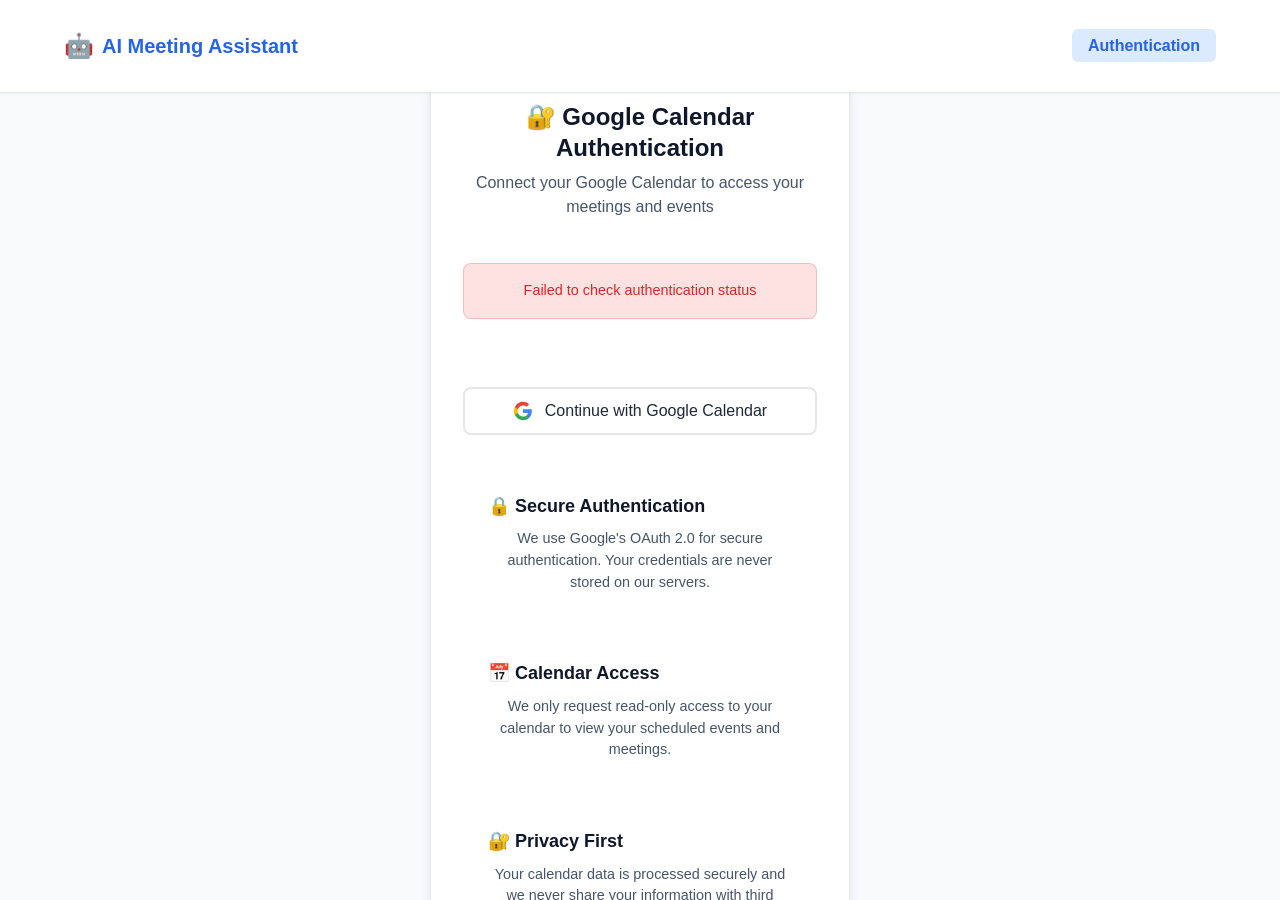
<file: auth.html>
<!DOCTYPE html>
<html lang="en">
<head>
    <meta charset="UTF-8">
    <meta name="viewport" content="width=device-width, initial-scale=1.0">
    <title>Google Calendar Authentication - AI Meeting Assistant</title>
    <link rel="stylesheet" href="styles.css">
</head>
<body>
    <div class="app-container">
        <header class="header">
            <div class="container">
                <nav class="nav">
                    <a href="auth.html" class="nav-brand">AI Meeting Assistant</a>
                    <ul class="nav-links">
                        <li><a href="auth.html" class="nav-link active">Authentication</a></li>
                    </ul>
                </nav>
            </div>
        </header>

        <main class="main">
            <div class="auth-container">
                <div class="auth-card card">
                    <div class="card-header">
                        <h1 class="card-title">🔐 Google Calendar Authentication</h1>
                        <p class="card-subtitle">Connect your Google Calendar to access your meetings and events</p>
                    </div>

                    <div id="alert-container"></div>

                    <!-- Authentication Section -->
                    <div id="auth-section" class="auth-section">
                        <div class="google-auth-container">
                            <button id="google-auth-btn" class="btn btn-google btn-lg" style="width: 100%; margin-bottom: 1.5rem;">
                                <svg class="google-icon" viewBox="0 0 24 24" width="20" height="20">
                                    <path fill="#4285F4" d="M22.56 12.25c0-.78-.07-1.53-.2-2.25H12v4.26h5.92c-.26 1.37-1.04 2.53-2.21 3.31v2.77h3.57c2.08-1.92 3.28-4.74 3.28-8.09z"/>
                                    <path fill="#34A853" d="M12 23c2.97 0 5.46-.98 7.28-2.66l-3.57-2.77c-.98.66-2.23 1.06-3.71 1.06-2.86 0-5.29-1.93-6.16-4.53H2.18v2.84C3.99 20.53 7.7 23 12 23z"/>
                                    <path fill="#FBBC05" d="M5.84 14.09c-.22-.66-.35-1.36-.35-2.09s.13-1.43.35-2.09V7.07H2.18C1.43 8.55 1 10.22 1 12s.43 3.45 1.18 4.93l2.85-2.22.81-.62z"/>
                                    <path fill="#EA4335" d="M12 5.38c1.62 0 3.06.56 4.21 1.64l3.15-3.15C17.45 2.09 14.97 1 12 1 7.7 1 3.99 3.47 2.18 7.07l3.66 2.84c.87-2.6 3.3-4.53 6.16-4.53z"/>
                                </svg>
                                Continue with Google Calendar
                            </button>
                        </div>

                        <div class="auth-info">
                            <div class="info-card">
                                <h3>🔒 Secure Authentication</h3>
                                <p>We use Google's OAuth 2.0 for secure authentication. Your credentials are never stored on our servers.</p>
                            </div>

                            <div class="info-card">
                                <h3>📅 Calendar Access</h3>
                                <p>We only request read-only access to your calendar to view your scheduled events and meetings.</p>
                            </div>

                            <div class="info-card">
                                <h3>🔐 Privacy First</h3>
                                <p>Your calendar data is processed securely and we never share your information with third parties.</p>
                            </div>
                        </div>
                    </div>

                    <!-- Loading State -->
                    <div id="loading-state" class="loading-container" style="display: none;">
                        <div class="loading-spinner"></div>
                        <p class="loading-text">Connecting to Google Calendar...</p>
                    </div>

                    <!-- Success State -->
                    <div id="success-state" class="success-container" style="display: none;">
                        <div class="success-icon">✅</div>
                        <h3>Authentication Successful!</h3>
                        <p id="user-email-display"></p>
                        <button id="view-calendar-btn" class="btn btn-primary btn-lg" style="margin-top: 1rem;">
                            📅 View Calendar Details
                        </button>
                    </div>
                </div>
            </div>

            <!-- Calendar Details Section -->
            <div id="calendar-section" class="calendar-container" style="display: none;">
                <div class="container">
                    <div class="card">
                        <div class="card-header">
                            <h2 class="card-title">📅 Your Google Calendar</h2>
                            <div class="card-actions">
                                <button id="refresh-calendar-btn" class="btn btn-outline btn-sm">
                                    🔄 Refresh
                                </button>
                                <button id="logout-btn" class="btn btn-outline btn-sm">
                                    🚪 Logout
                                </button>
                            </div>
                        </div>

                        <!-- Calendar Stats -->
                        <div class="calendar-stats" style="display: grid; grid-template-columns: repeat(auto-fit, minmax(200px, 1fr)); gap: 1rem; margin-bottom: 2rem;">
                            <div class="stat-card card">
                                <div class="stat-icon">📅</div>
                                <div class="stat-content">
                                    <div class="stat-number" id="total-events">-</div>
                                    <div class="stat-label">Total Events</div>
                                </div>
                            </div>

                            <div class="stat-card card">
                                <div class="stat-icon">⏰</div>
                                <div class="stat-content">
                                    <div class="stat-number" id="upcoming-events">-</div>
                                    <div class="stat-label">Upcoming Events</div>
                                </div>
                            </div>

                            <div class="stat-card card">
                                <div class="stat-icon">🔴</div>
                                <div class="stat-content">
                                    <div class="stat-number" id="active-events">-</div>
                                    <div class="stat-label">Active Now</div>
                                </div>
                            </div>

                            <div class="stat-card card">
                                <div class="stat-icon">🔗</div>
                                <div class="stat-content">
                                    <div class="stat-number" id="meeting-events">-</div>
                                    <div class="stat-label">With Meeting Links</div>
                                </div>
                            </div>
                        </div>

                        <!-- Calendar Events List -->
                        <div id="calendar-loading" class="loading-container">
                            <div class="loading-spinner"></div>
                            <p class="loading-text">Loading your calendar events...</p>
                        </div>

                        <div id="calendar-events" class="calendar-events" style="display: none;">
                            <!-- Events will be populated here -->
                        </div>

                        <div id="no-events" class="no-events" style="display: none;">
                            <div class="no-events-icon">📅</div>
                            <h3>No Events Found</h3>
                            <p>You don't have any events in the next 7 days.</p>
                        </div>
                    </div>
                </div>
            </div>
        </main>
    </div>

    <script src="app.js"></script>
</body>
</html>
</file>
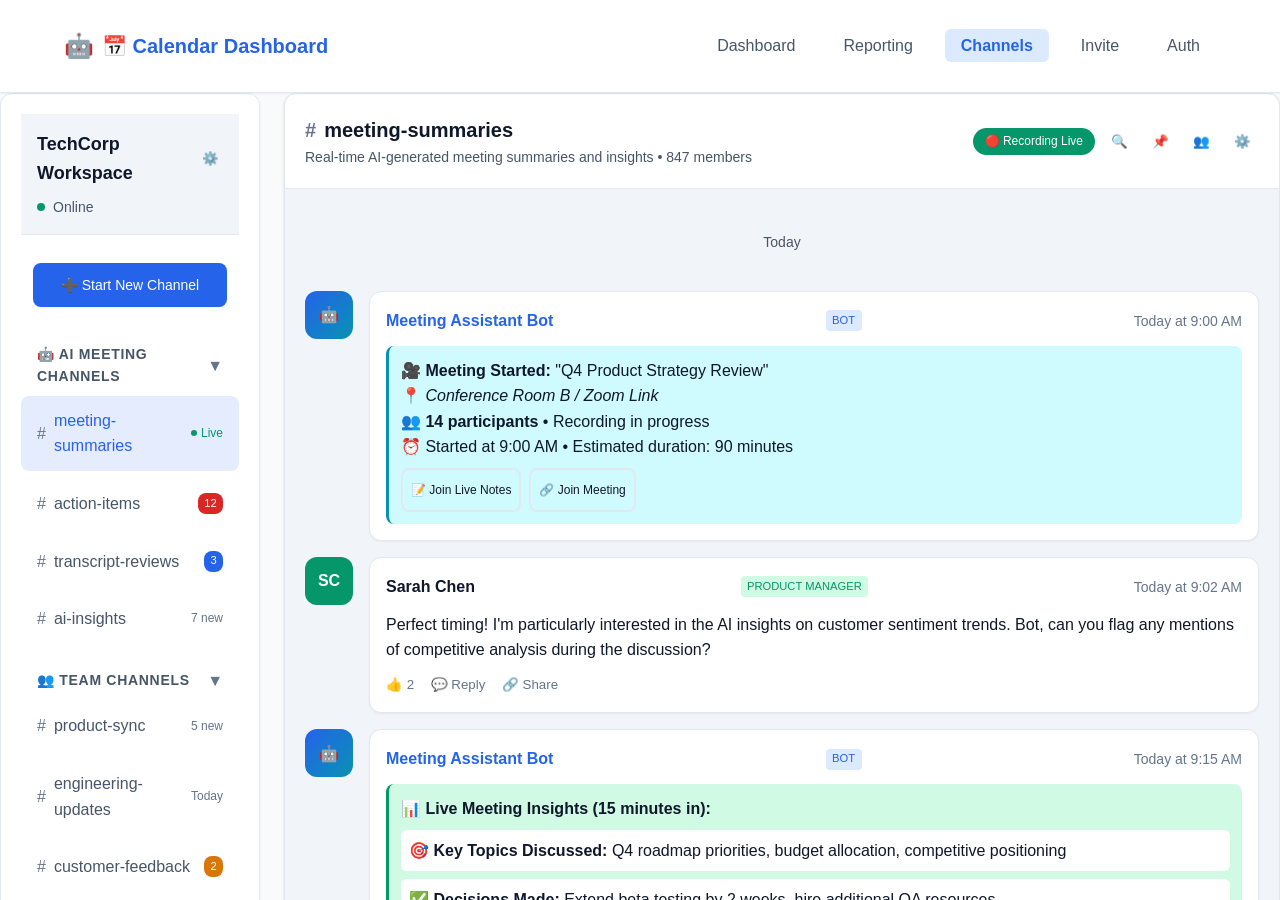
<file: channels.html>
<!DOCTYPE html>
<html lang="en">
<head>
    <meta charset="UTF-8">
    <meta name="viewport" content="width=device-width, initial-scale=1.0">
    <title>Channels - Meeting Assistant</title>
    <link rel="stylesheet" href="styles.css">
</head>
<body>
    <div class="app-container">
        <header class="header">
            <div class="container">
                <nav class="nav">
                    <a href="dashboard.html" class="nav-brand">📅 Calendar Dashboard</a>
                    <ul class="nav-links">
                        <li><a href="dashboard.html" class="nav-link">Dashboard</a></li>
                        <li><a href="reporting.html" class="nav-link">Reporting</a></li>
                        <li><a href="channels.html" class="nav-link active">Channels</a></li>
                        <li><a href="invite.html" class="nav-link">Invite</a></li>
                        <li><a href="auth.html" class="nav-link">Auth</a></li>
                    </ul>
                </nav>
            </div>
        </header>

        <main class="main" style="padding: 0;">
            <div class="channels-layout">
                <!-- Enhanced Sidebar -->
                <aside class="channels-sidebar">
                    <!-- Workspace Header -->
                    <div style="padding: var(--space-4); border-bottom: 1px solid var(--border-color); background: var(--background-secondary);">
                        <div style="display: flex; align-items: center; justify-content: space-between; margin-bottom: var(--space-2);">
                            <h2 style="margin: 0; font-size: var(--font-size-lg);">TechCorp Workspace</h2>
                            <button style="background: none; border: none; color: var(--text-secondary); cursor: pointer; padding: var(--space-1);">⚙️</button>
                        </div>
                        <div style="display: flex; align-items: center; gap: var(--space-2);">
                            <div style="width: 8px; height: 8px; background: var(--success-color); border-radius: 50%;"></div>
                            <span style="font-size: var(--font-size-sm); color: var(--text-secondary);">Online</span>
                        </div>
                    </div>

                    <!-- Quick Actions -->
                    <div style="padding: var(--space-3);">
                        <button class="btn btn-primary" style="width: 100%; font-size: var(--font-size-sm); padding: var(--space-2) var(--space-3);">
                            ➕ Start New Channel
                        </button>
                    </div>

                    <!-- Channel Categories -->
                    <div style="flex: 1; overflow-y: auto;">
                        <!-- AI Meeting Channels -->
                        <div style="margin-bottom: var(--space-4);">
                            <div style="padding: var(--space-2) var(--space-4); display: flex; align-items: center; justify-content: space-between; cursor: pointer;">
                                <span style="font-size: var(--font-size-sm); font-weight: 600; color: var(--text-secondary); text-transform: uppercase; letter-spacing: 0.05em;">🤖 AI Meeting Channels</span>
                                <span style="color: var(--text-muted);">▼</span>
                            </div>
                            <div class="channel-list">
                                <a href="#" class="channel-item active">
                                    <div style="display: flex; align-items: center; gap: var(--space-2);">
                                        <span style="color: var(--text-muted);">#</span>
                                        <span>meeting-summaries</span>
                                    </div>
                                    <div style="display: flex; align-items: center; gap: var(--space-1);">
                                        <span style="width: 6px; height: 6px; background: var(--success-color); border-radius: 50%;"></span>
                                        <span style="font-size: 0.75rem; color: var(--success-color);">Live</span>
                                    </div>
                                </a>
                                <a href="#" class="channel-item">
                                    <div style="display: flex; align-items: center; gap: var(--space-2);">
                                        <span style="color: var(--text-muted);">#</span>
                                        <span>action-items</span>
                                    </div>
                                    <span style="background: var(--error-color); color: white; font-size: 0.7rem; padding: 0.1rem 0.4rem; border-radius: 8px; min-width: 16px; text-align: center;">12</span>
                                </a>
                                <a href="#" class="channel-item">
                                    <div style="display: flex; align-items: center; gap: var(--space-2);">
                                        <span style="color: var(--text-muted);">#</span>
                                        <span>transcript-reviews</span>
                                    </div>
                                    <span style="background: var(--primary-color); color: white; font-size: 0.7rem; padding: 0.1rem 0.4rem; border-radius: 8px; min-width: 16px; text-align: center;">3</span>
                                </a>
                                <a href="#" class="channel-item">
                                    <div style="display: flex; align-items: center; gap: var(--space-2);">
                                        <span style="color: var(--text-muted);">#</span>
                                        <span>ai-insights</span>
                                    </div>
                                    <span style="font-size: 0.75rem; color: var(--text-muted);">7 new</span>
                                </a>
                            </div>
                        </div>

                        <!-- Team Channels -->
                        <div style="margin-bottom: var(--space-4);">
                            <div style="padding: var(--space-2) var(--space-4); display: flex; align-items: center; justify-content: space-between; cursor: pointer;">
                                <span style="font-size: var(--font-size-sm); font-weight: 600; color: var(--text-secondary); text-transform: uppercase; letter-spacing: 0.05em;">👥 Team Channels</span>
                                <span style="color: var(--text-muted);">▼</span>
                            </div>
                            <div class="channel-list">
                                <a href="#" class="channel-item">
                                    <div style="display: flex; align-items: center; gap: var(--space-2);">
                                        <span style="color: var(--text-muted);">#</span>
                                        <span>product-sync</span>
                                    </div>
                                    <span style="font-size: 0.75rem; color: var(--text-muted);">5 new</span>
                                </a>
                                <a href="#" class="channel-item">
                                    <div style="display: flex; align-items: center; gap: var(--space-2);">
                                        <span style="color: var(--text-muted);">#</span>
                                        <span>engineering-updates</span>
                                    </div>
                                    <span style="font-size: 0.75rem; color: var(--text-muted);">Today</span>
                                </a>
                                <a href="#" class="channel-item">
                                    <div style="display: flex; align-items: center; gap: var(--space-2);">
                                        <span style="color: var(--text-muted);">#</span>
                                        <span>customer-feedback</span>
                                    </div>
                                    <span style="background: var(--warning-color); color: white; font-size: 0.7rem; padding: 0.1rem 0.4rem; border-radius: 8px; min-width: 16px; text-align: center;">2</span>
                                </a>
                                <a href="#" class="channel-item">
                                    <div style="display: flex; align-items: center; gap: var(--space-2);">
                                        <span style="color: var(--text-muted);">#</span>
                                        <span>leadership-brief</span>
                                    </div>
                                    <span style="font-size: 0.75rem; color: var(--text-muted);">Pinned</span>
                                </a>
                            </div>
                        </div>

                        <!-- Direct Messages -->
                        <div style="margin-bottom: var(--space-4);">
                            <div style="padding: var(--space-2) var(--space-4); display: flex; align-items: center; justify-content: space-between; cursor: pointer;">
                                <span style="font-size: var(--font-size-sm); font-weight: 600; color: var(--text-secondary); text-transform: uppercase; letter-spacing: 0.05em;">💬 Direct Messages</span>
                                <span style="color: var(--text-muted);">▼</span>
                            </div>
                            <div class="channel-list">
                                <a href="#" class="channel-item">
                                    <div style="display: flex; align-items: center; gap: var(--space-2);">
                                        <div style="width: 8px; height: 8px; background: var(--success-color); border-radius: 50%;"></div>
                                        <span>Meeting Assistant Bot</span>
                                    </div>
                                    <span style="background: var(--info-color); color: white; font-size: 0.7rem; padding: 0.1rem 0.4rem; border-radius: 8px; min-width: 16px; text-align: center;">1</span>
                                </a>
                                <a href="#" class="channel-item">
                                    <div style="display: flex; align-items: center; gap: var(--space-2);">
                                        <div style="width: 8px; height: 8px; background: var(--success-color); border-radius: 50%;"></div>
                                        <span>Sarah Chen</span>
                                    </div>
                                </a>
                                <a href="#" class="channel-item">
                                    <div style="display: flex; align-items: center; gap: var(--space-2);">
                                        <div style="width: 8px; height: 8px; background: var(--warning-color); border-radius: 50%;"></div>
                                        <span>Mike Rodriguez</span>
                                    </div>
                                </a>
                                <a href="#" class="channel-item">
                                    <div style="display: flex; align-items: center; gap: var(--space-2);">
                                        <div style="width: 8px; height: 8px; background: var(--text-muted); border-radius: 50%;"></div>
                                        <span>Alex Kumar</span>
                                    </div>
                                </a>
                            </div>
                        </div>
                    </div>

                    <!-- User Profile Footer -->
                    <div style="padding: var(--space-3); border-top: 1px solid var(--border-color); background: var(--background-secondary);">
                        <div style="display: flex; align-items: center; gap: var(--space-3);">
                            <div style="width: 32px; height: 32px; background: var(--primary-color); border-radius: 6px; display: flex; align-items: center; justify-content: center; color: white; font-weight: 600;">
                                HM
                            </div>
                            <div style="flex: 1; min-width: 0;">
                                <div style="font-weight: 600; color: var(--text-primary); font-size: var(--font-size-sm);">Hurak Meeting Assistant</div>
                                <div style="font-size: 0.75rem; color: var(--text-secondary);">Available</div>
                            </div>
                            <button style="background: none; border: none; color: var(--text-secondary); cursor: pointer; padding: var(--space-1);">⚙️</button>
                        </div>
                    </div>
                </aside>

                <!-- Enhanced Main Chat Area -->
                <section class="channels-main">
                    <!-- Enhanced Channel Header -->
                    <div class="channel-header">
                        <div style="display: flex; align-items: center; gap: var(--space-3);">
                            <div>
                                <h1 style="display: flex; align-items: center; gap: var(--space-2); margin: 0;">
                                    <span style="color: var(--text-muted);">#</span>
                                    meeting-summaries
                                </h1>
                                <p style="color: var(--text-secondary); margin: 0; font-size: var(--font-size-sm);">
                                    Real-time AI-generated meeting summaries and insights • 847 members
                                </p>
                            </div>
                        </div>
                        <div style="display: flex; align-items: center; gap: var(--space-2);">
                            <span class="status status-success" style="font-size: 0.75rem;">🔴 Recording Live</span>
                            <button style="background: none; border: none; color: var(--text-secondary); cursor: pointer; padding: var(--space-2);">🔍</button>
                            <button style="background: none; border: none; color: var(--text-secondary); cursor: pointer; padding: var(--space-2);">📌</button>
                            <button style="background: none; border: none; color: var(--text-secondary); cursor: pointer; padding: var(--space-2);">👥</button>
                            <button style="background: none; border: none; color: var(--text-secondary); cursor: pointer; padding: var(--space-2);">⚙️</button>
                        </div>
                    </div>

                    <!-- Enhanced Messages Area -->
                    <div class="channel-messages">
                        <!-- Date Separator -->
                        <div style="text-align: center; margin: var(--space-4) 0;">
                            <div style="background: var(--background-secondary); padding: var(--space-1) var(--space-3); border-radius: 12px; display: inline-block;">
                                <span style="font-size: var(--font-size-sm); font-weight: 500; color: var(--text-secondary);">Today</span>
                            </div>
                        </div>

                        <!-- AI Bot Message - Meeting Started -->
                        <div class="channel-message">
                            <div class="channel-avatar" style="background: linear-gradient(135deg, var(--primary-color), var(--info-color)); color: white;">🤖</div>
                            <div class="channel-content">
                                <header style="display: flex; align-items: center; gap: var(--space-2);">
                                    <strong style="color: var(--primary-color);">Meeting Assistant Bot</strong>
                                    <span style="background: var(--primary-light); color: var(--primary-color); font-size: 0.7rem; padding: 0.1rem 0.4rem; border-radius: 4px; font-weight: 500;">BOT</span>
                                    <span style="color: var(--text-muted); font-size: var(--font-size-sm);">Today at 9:00 AM</span>
                                </header>
                                <div style="background: var(--info-light); padding: var(--space-3); border-radius: 8px; border-left: 3px solid var(--info-color); margin-top: var(--space-2);">
                                    <p style="margin: 0; color: var(--text-primary);">
                                        <strong>🎥 Meeting Started:</strong> "Q4 Product Strategy Review"
                                        <br>📍 <em>Conference Room B / Zoom Link</em>
                                        <br>👥 <strong>14 participants</strong> • Recording in progress
                                        <br>⏰ Started at 9:00 AM • Estimated duration: 90 minutes
                                    </p>
                                    <div style="margin-top: var(--space-2); display: flex; gap: var(--space-2);">
                                        <button class="btn btn-outline" style="font-size: 0.75rem; padding: var(--space-1) var(--space-2);">📝 Join Live Notes</button>
                                        <button class="btn btn-outline" style="font-size: 0.75rem; padding: var(--space-1) var(--space-2);">🔗 Join Meeting</button>
                                    </div>
                                </div>
                            </div>
                        </div>

                        <!-- Team Member Response -->
                        <div class="channel-message">
                            <div class="channel-avatar" style="background: var(--success-color); color: white;">SC</div>
                            <div class="channel-content">
                                <header style="display: flex; align-items: center; gap: var(--space-2);">
                                    <strong>Sarah Chen</strong>
                                    <span style="background: var(--success-light); color: var(--success-color); font-size: 0.7rem; padding: 0.1rem 0.4rem; border-radius: 4px; font-weight: 500;">PRODUCT MANAGER</span>
                                    <span style="color: var(--text-muted); font-size: var(--font-size-sm);">Today at 9:02 AM</span>
                                </header>
                                <p style="margin-top: var(--space-2);">Perfect timing! I'm particularly interested in the AI insights on customer sentiment trends. Bot, can you flag any mentions of competitive analysis during the discussion?</p>
                                <div style="margin-top: var(--space-2);">
                                    <button style="background: none; border: none; color: var(--text-muted); cursor: pointer; margin-right: var(--space-3);">👍 2</button>
                                    <button style="background: none; border: none; color: var(--text-muted); cursor: pointer; margin-right: var(--space-3);">💬 Reply</button>
                                    <button style="background: none; border: none; color: var(--text-muted); cursor: pointer;">🔗 Share</button>
                                </div>
                            </div>
                        </div>

                        <!-- AI Real-time Update -->
                        <div class="channel-message">
                            <div class="channel-avatar" style="background: linear-gradient(135deg, var(--primary-color), var(--info-color)); color: white;">🤖</div>
                            <div class="channel-content">
                                <header style="display: flex; align-items: center; gap: var(--space-2);">
                                    <strong style="color: var(--primary-color);">Meeting Assistant Bot</strong>
                                    <span style="background: var(--primary-light); color: var(--primary-color); font-size: 0.7rem; padding: 0.1rem 0.4rem; border-radius: 4px; font-weight: 500;">BOT</span>
                                    <span style="color: var(--text-muted); font-size: var(--font-size-sm);">Today at 9:15 AM</span>
                                </header>
                                <div style="background: var(--success-light); padding: var(--space-3); border-radius: 8px; border-left: 3px solid var(--success-color); margin-top: var(--space-2);">
                                    <p style="margin: 0 0 var(--space-2) 0; color: var(--text-primary);">
                                        <strong>📊 Live Meeting Insights (15 minutes in):</strong>
                                    </p>
                                    <div style="display: grid; gap: var(--space-2);">
                                        <div style="background: white; padding: var(--space-2); border-radius: 6px;">
                                            <strong>🎯 Key Topics Discussed:</strong> Q4 roadmap priorities, budget allocation, competitive positioning
                                        </div>
                                        <div style="background: white; padding: var(--space-2); border-radius: 6px;">
                                            <strong>✅ Decisions Made:</strong> Extend beta testing by 2 weeks, hire additional QA resources
                                        </div>
                                        <div style="background: white; padding: var(--space-2); border-radius: 6px;">
                                            <strong>⚠️ Action Items:</strong> 3 items assigned • Sarah: market analysis • Mike: resource planning • Alex: technical review
                                        </div>
                                        <div style="background: white; padding: var(--space-2); border-radius: 6px;">
                                            <strong>📈 Sentiment:</strong> Positive (78%) • Productive discussion tone detected
                                        </div>
                                    </div>
                                </div>
                                <div style="margin-top: var(--space-2);">
                                    <button style="background: none; border: none; color: var(--text-muted); cursor: pointer; margin-right: var(--space-3);">🚀 4</button>
                                    <button style="background: none; border: none; color: var(--text-muted); cursor: pointer; margin-right: var(--space-3);">💬 2 replies</button>
                                    <button style="background: none; border: none; color: var(--text-muted); cursor: pointer;">📌 Pin</button>
                                </div>
                            </div>
                        </div>

                        <!-- Team Member Comment -->
                        <div class="channel-message">
                            <div class="channel-avatar" style="background: var(--warning-color); color: white;">MR</div>
                            <div class="channel-content">
                                <header style="display: flex; align-items: center; gap: var(--space-2);">
                                    <strong>Mike Rodriguez</strong>
                                    <span style="background: var(--warning-light); color: var(--warning-color); font-size: 0.7rem; padding: 0.1rem 0.4rem; border-radius: 4px; font-weight: 500;">ENGINEERING LEAD</span>
                                    <span style="color: var(--text-muted); font-size: var(--font-size-sm);">Today at 9:18 AM</span>
                                </header>
                                <p style="margin-top: var(--space-2);">Great insights! The technical review action item is already in my calendar for Thursday. Bot is getting really good at understanding context and assigning the right tasks to the right people. 👏</p>
                                <div style="background: var(--background-secondary); padding: var(--space-2); border-radius: 6px; margin-top: var(--space-2); border-left: 3px solid var(--text-muted);">
                                    <strong style="color: var(--text-secondary); font-size: var(--font-size-sm);">Replying to Meeting Assistant Bot</strong>
                                    <p style="margin: var(--space-1) 0 0 0; font-size: var(--font-size-sm); color: var(--text-secondary);">Alex: technical review</p>
                                </div>
                            </div>
                        </div>

                        <!-- Another AI Update -->
                        <div class="channel-message">
                            <div class="channel-avatar" style="background: linear-gradient(135deg, var(--primary-color), var(--info-color)); color: white;">🤖</div>
                            <div class="channel-content">
                                <header style="display: flex; align-items: center; gap: var(--space-2);">
                                    <strong style="color: var(--primary-color);">Meeting Assistant Bot</strong>
                                    <span style="background: var(--primary-light); color: var(--primary-color); font-size: 0.7rem; padding: 0.1rem 0.4rem; border-radius: 4px; font-weight: 500;">BOT</span>
                                    <span style="color: var(--text-muted); font-size: var(--font-size-sm);">Today at 9:25 AM</span>
                                </header>
                                <div style="background: var(--warning-light); padding: var(--space-3); border-radius: 8px; border-left: 3px solid var(--warning-color); margin-top: var(--space-2);">
                                    <p style="margin: 0; color: var(--text-primary);">
                                        <strong>🚨 Alert:</strong> Competitive analysis discussion detected (as requested by <span style="color: var(--primary-color);">@Sarah Chen</span>)
                                        <br><br>
                                        <strong>📝 Key Points:</strong>
                                        <br>• Competitor X launched similar feature last month
                                        <br>• Our differentiation: AI-powered insights vs. manual reporting  
                                        <br>• Timeline pressure: need to launch before Q1 2024
                                        <br><br>
                                        <strong>⏱️ Timestamp:</strong> 23:30 - 26:45 in recording
                                    </p>
                                    <div style="margin-top: var(--space-2);">
                                        <button class="btn btn-primary" style="font-size: 0.75rem; padding: var(--space-1) var(--space-2);">🎥 Jump to Timestamp</button>
                                    </div>
                                </div>
                            </div>
                        </div>

                        <!-- Team Response -->
                        <div class="channel-message">
                            <div class="channel-avatar" style="background: var(--success-color); color: white;">SC</div>
                            <div class="channel-content">
                                <header style="display: flex; align-items: center; gap: var(--space-2);">
                                    <strong>Sarah Chen</strong>
                                    <span style="background: var(--success-light); color: var(--success-color); font-size: 0.7rem; padding: 0.1rem 0.4rem; border-radius: 4px; font-weight: 500;">PRODUCT MANAGER</span>
                                    <span style="color: var(--text-muted); font-size: var(--font-size-sm);">Today at 9:26 AM</span>
                                </header>
                                <p style="margin-top: var(--space-2);">Exactly what I needed! 🎯 Bot, this is incredibly helpful. Can you also track any mentions of pricing strategy in the remaining discussion?</p>
                            </div>
                        </div>

                        <!-- Typing Indicator -->
                        <div style="padding: var(--space-2) 0; color: var(--text-muted); font-style: italic; font-size: var(--font-size-sm);">
                            🤖 Meeting Assistant Bot is analyzing meeting audio...
                        </div>
                    </div>

                    <!-- Enhanced Footer -->
                    <div class="channel-footer">
                        <div style="display: flex; align-items: center; gap: var(--space-2); flex: 1;">
                            <button style="background: none; border: none; color: var(--text-secondary); cursor: pointer; padding: var(--space-2);">📎</button>
                            <input type="text" class="channel-input" placeholder="Message #meeting-summaries..." style="flex: 1;">
                            <button style="background: none; border: none; color: var(--text-secondary); cursor: pointer; padding: var(--space-2);">😊</button>
                            <button style="background: none; border: none; color: var(--text-secondary); cursor: pointer; padding: var(--space-2);">🎤</button>
                        </div>
                        <button class="btn btn-primary" style="margin-left: var(--space-2);">Send</button>
                    </div>
                </section>
            </div>
        </main>
    </div>
</body>
</html>
</file>
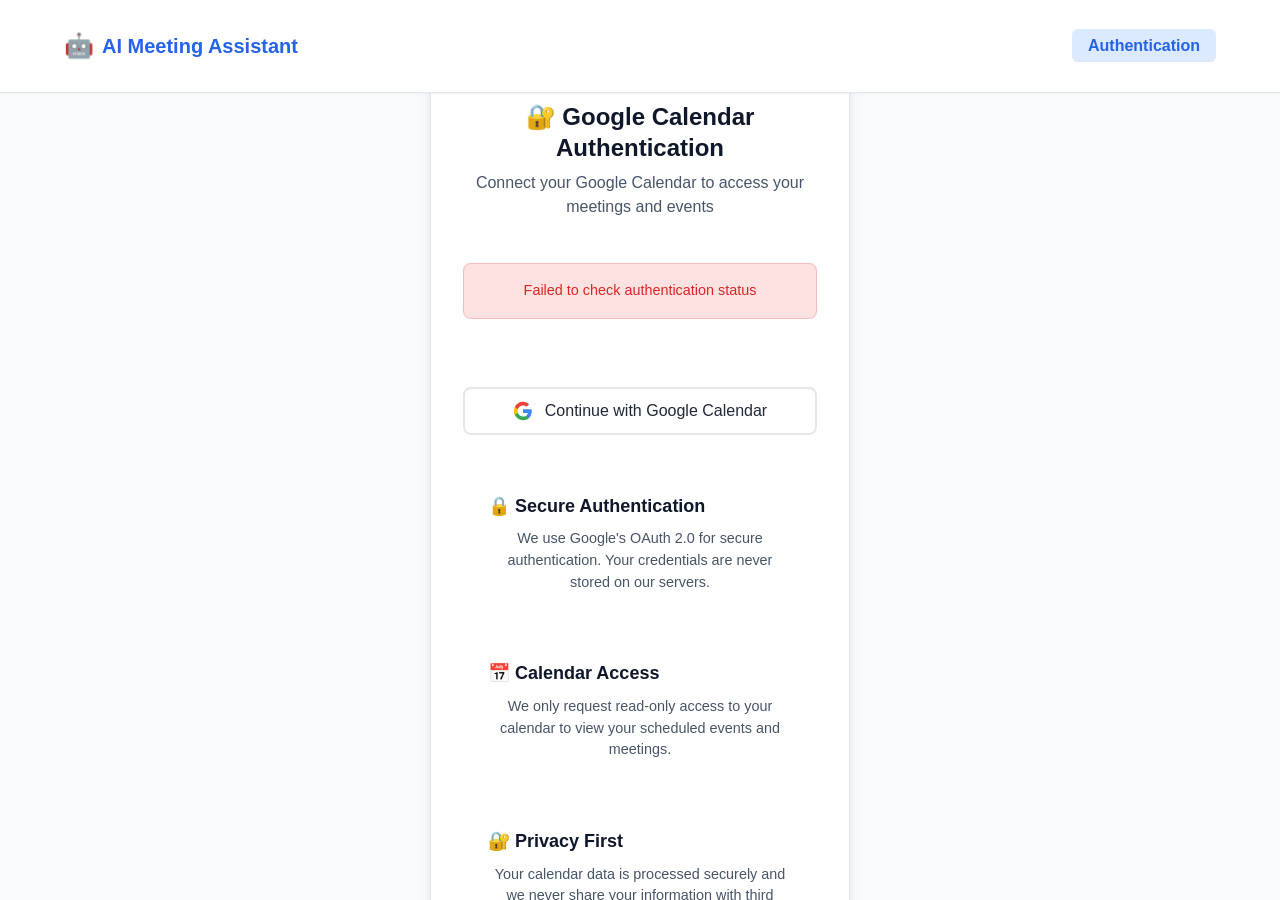
<file: dashboard.html>
<!DOCTYPE html>
<html lang="en">
<head>
    <meta charset="UTF-8">
    <meta name="viewport" content="width=device-width, initial-scale=1.0">
    <title>Calendar Dashboard - Google Calendar OAuth 2.0</title>
    <link rel="stylesheet" href="styles.css">
</head>
<body>
    <div class="app-container">
        <header class="header">
            <div class="container">
                <nav class="nav">
                    <a href="dashboard.html" class="nav-brand">📅 Calendar Dashboard</a>
                    <ul class="nav-links">
                        <li><a href="dashboard.html" class="nav-link active">Dashboard</a></li>
                        <li><a href="reporting.html" class="nav-link">Reporting</a></li>
                        <li><a href="channels.html" class="nav-link">Channels</a></li>
                        <li><a href="invite.html" class="nav-link">Invite</a></li>
                        <li><a href="auth.html" class="nav-link">Auth</a></li>
                        <li>
                            <span id="user-email-nav" style="color: var(--text-secondary); font-size: 0.875rem; margin-right: 1rem;"></span>
                            <button id="logout-nav-btn" class="btn btn-outline btn-sm">Logout</button>
                        </li>
                    </ul>
                </nav>
            </div>
        </header>

        <main class="main">
            <div class="container">
                <div class="dashboard-layout">
                    <!-- Enhanced Professional Sidebar -->
                    <aside class="dashboard-sidebar">
                        <!-- Sidebar Header -->
                        <div style="padding: var(--space-4); border-bottom: 1px solid var(--border-color); background: var(--background-secondary); border-radius: 12px 12px 0 0;">
                            <h2 style="margin: 0 0 var(--space-2) 0; font-size: var(--font-size-lg); color: var(--text-primary);">AI Assistant Hub</h2>
                            <div style="display: flex; align-items: center; gap: var(--space-2);">
                                <div style="width: 8px; height: 8px; background: var(--success-color); border-radius: 50%;"></div>
                                <span style="font-size: var(--font-size-sm); color: var(--success-color);">System Active</span>
                            </div>
                        </div>

                        <!-- Quick Actions -->
                        <div style="padding: var(--space-4); border-bottom: 1px solid var(--border-color);">
                            <h3 style="margin: 0 0 var(--space-3) 0; font-size: var(--font-size-base); font-weight: 600; color: var(--text-primary);">Quick Actions</h3>
                            <div style="display: flex; flex-direction: column; gap: var(--space-2);">
                                <button id="refresh-dashboard-btn" class="btn btn-primary" style="width: 100%; justify-content: center;">
                                    🔄 Refresh Events
                                </button>
                                <button class="btn btn-outline" style="width: 100%; justify-content: center;">
                                    ➕ Schedule Meeting
                                </button>
                                <button class="btn btn-outline" style="width: 100%; justify-content: center;">
                                    📊 View Analytics
                                </button>
                            </div>
                        </div>

                        <!-- Navigation Links -->
                        <div style="padding: var(--space-4);">
                            <h3 style="margin: 0 0 var(--space-3) 0; font-size: var(--font-size-base); font-weight: 600; color: var(--text-primary);">Navigation</h3>
                            <div class="sidebar-links">
                                <a href="dashboard.html" class="sidebar-link active">
                                    <span style="font-size: 1.2rem;">📅</span>
                                    <div>
                                        <div style="font-weight: 600;">Dashboard</div>
                                        <div style="font-size: 0.8rem; color: var(--text-muted);">Calendar overview</div>
                                    </div>
                                </a>
                                <a href="reporting.html" class="sidebar-link">
                                    <span style="font-size: 1.2rem;">📊</span>
                                    <div>
                                        <div style="font-weight: 600;">Analytics</div>
                                        <div style="font-size: 0.8rem; color: var(--text-muted);">Meeting insights</div>
                                    </div>
                                </a>
                                <a href="channels.html" class="sidebar-link">
                                    <span style="font-size: 1.2rem;">💬</span>
                                    <div>
                                        <div style="font-weight: 600;">Channels</div>
                                        <div style="font-size: 0.8rem; color: var(--text-muted);">Team discussions</div>
                                    </div>
                                </a>
                                <a href="invite.html" class="sidebar-link">
                                    <span style="font-size: 1.2rem;">🤝</span>
                                    <div>
                                        <div style="font-weight: 600;">Invite Teammates</div>
                                        <div style="font-size: 0.8rem; color: var(--text-muted);">Add collaborators</div>
                                    </div>
                                </a>
                            </div>
                        </div>

                        <!-- System Status -->
                        <div style="margin-top: auto; padding: var(--space-4); border-top: 1px solid var(--border-color); background: var(--background-secondary); border-radius: 0 0 12px 12px;">
                            <h3 style="margin: 0 0 var(--space-3) 0; font-size: var(--font-size-sm); font-weight: 600; color: var(--text-primary);">System Status</h3>
                            <div style="display: flex; flex-direction: column; gap: var(--space-2);">
                                <div style="display: flex; justify-content: space-between; align-items: center;">
                                    <span style="font-size: var(--font-size-sm); color: var(--text-secondary);">AI Processing</span>
                                    <span class="status status-success">Online</span>
                                </div>
                                <div style="display: flex; justify-content: space-between; align-items: center;">
                                    <span style="font-size: var(--font-size-sm); color: var(--text-secondary);">Calendar Sync</span>
                                    <span class="status status-success">Active</span>
                                </div>
                                <div style="display: flex; justify-content: space-between; align-items: center;">
                                    <span style="font-size: var(--font-size-sm); color: var(--text-secondary);">Recording Service</span>
                                    <span class="status status-success">Ready</span>
                                </div>
                            </div>
                        </div>
                    </aside>

                    <section class="dashboard-main">
                        <!-- Enhanced Dashboard Header -->
                        <div class="dashboard-header" style="margin-bottom: var(--space-8); text-align: center;">
                            <h1 style="font-size: 2.75rem; font-weight: 700; color: var(--text-primary); margin-bottom: var(--space-2); background: linear-gradient(135deg, var(--primary-color), var(--info-color)); -webkit-background-clip: text; -webkit-text-fill-color: transparent; background-clip: text;">
                                AI-Powered Calendar Dashboard
                            </h1>
                            <p style="font-size: 1.125rem; color: var(--text-secondary); max-width: 600px; margin: 0 auto;">
                                Intelligent meeting management with automated summaries, action item tracking, and real-time insights
                            </p>
                        </div>

                        <div id="alert-container"></div>

                        <div id="summary-viewer" style="display: none; margin-bottom: var(--space-8); background: var(--card-background); border-radius: 12px; border: 1px solid var(--border-color); box-shadow: var(--shadow-md); overflow: hidden;">
                            <div style="display: flex; justify-content: space-between; align-items: center; padding: var(--space-4); border-bottom: 1px solid var(--border-color); background: var(--background-secondary);">
                                <div style="display: flex; align-items: center; gap: var(--space-3);">
                                    <span style="font-size: 1.5rem;">📄</span>
                                    <div>
                                        <h3 style="margin: 0; font-size: var(--font-size-lg); font-weight: 600; color: var(--text-primary);">Meeting Summary</h3>
                                        <p style="margin: 0; font-size: var(--font-size-sm); color: var(--text-secondary);">Generated PDF report</p>
                                    </div>
                                </div>
                                <button id="close-summary-viewer" type="button" class="btn btn-outline btn-sm" style="display: inline-flex; align-items: center; gap: var(--space-1);">
                                    ✕ Close
                                </button>
                            </div>
                            <div style="height: 600px; background: var(--card-background);">
                                <iframe id="summary-pdf-frame" src="" title="Meeting summary PDF" style="width: 100%; height: 100%; border: none;"></iframe>
                            </div>
                        </div>

                        <!-- Enhanced Stats Grid -->
                        <div class="stats-grid" style="display: grid; grid-template-columns: repeat(auto-fit, minmax(220px, 1fr)); gap: var(--space-4); margin-bottom: var(--space-8);">
                            <div class="stat-card card" style="background: linear-gradient(135deg, var(--primary-light), rgba(37, 99, 235, 0.05)); border: 1px solid var(--primary-color); border-left: 4px solid var(--primary-color);">
                                <div style="display: flex; align-items: center; gap: var(--space-3);">
                                    <div style="background: var(--primary-color); color: white; padding: var(--space-3); border-radius: 12px; font-size: 1.5rem;">📅</div>
                                    <div>
                                        <div style="font-size: var(--font-size-2xl); font-weight: 700; color: var(--primary-color);" id="total-events-stat">-</div>
                                        <div style="color: var(--text-secondary); font-weight: 500;">Total Events</div>
                                        <div style="font-size: var(--font-size-sm); color: var(--text-muted);">This period</div>
                                    </div>
                                </div>
                            </div>

                            <div class="stat-card card" style="background: linear-gradient(135deg, var(--warning-light), rgba(245, 158, 11, 0.05)); border: 1px solid var(--warning-color); border-left: 4px solid var(--warning-color);">
                                <div style="display: flex; align-items: center; gap: var(--space-3);">
                                    <div style="background: var(--warning-color); color: white; padding: var(--space-3); border-radius: 12px; font-size: 1.5rem;">⏰</div>
                                    <div>
                                        <div style="font-size: var(--font-size-2xl); font-weight: 700; color: var(--warning-color);" id="upcoming-events-stat">-</div>
                                        <div style="color: var(--text-secondary); font-weight: 500;">Upcoming</div>
                                        <div style="font-size: var(--font-size-sm); color: var(--text-muted);">Next events</div>
                                    </div>
                                </div>
                            </div>

                            <div class="stat-card card" style="background: linear-gradient(135deg, var(--error-light), rgba(239, 68, 68, 0.05)); border: 1px solid var(--error-color); border-left: 4px solid var(--error-color);">
                                <div style="display: flex; align-items: center; gap: var(--space-3);">
                                    <div style="background: var(--error-color); color: white; padding: var(--space-3); border-radius: 12px; font-size: 1.5rem; animation: pulse 2s infinite;">🔴</div>
                                    <div>
                                        <div style="font-size: var(--font-size-2xl); font-weight: 700; color: var(--error-color);" id="active-events-stat">-</div>
                                        <div style="color: var(--text-secondary); font-weight: 500;">Active Now</div>
                                        <div style="font-size: var(--font-size-sm); color: var(--text-muted);">Live meetings</div>
                                    </div>
                                </div>
                            </div>

                            <div class="stat-card card" style="background: linear-gradient(135deg, var(--success-light), rgba(16, 185, 129, 0.05)); border: 1px solid var(--success-color); border-left: 4px solid var(--success-color);">
                                <div style="display: flex; align-items: center; gap: var(--space-3);">
                                    <div style="background: var(--success-color); color: white; padding: var(--space-3); border-radius: 12px; font-size: 1.5rem;">✅</div>
                                    <div>
                                        <div style="font-size: var(--font-size-2xl); font-weight: 700; color: var(--success-color);" id="completed-events-stat">-</div>
                                        <div style="color: var(--text-secondary); font-weight: 500;">Completed</div>
                                        <div style="font-size: var(--font-size-sm); color: var(--text-muted);">Past events</div>
                                    </div>
                                </div>
                            </div>
                        </div>

                        <!-- Enhanced Controls -->
                        <div class="card" style="margin-bottom: var(--space-6); padding: var(--space-4); background: var(--background-secondary);">
                            <div style="display: flex; justify-content: space-between; align-items: center; flex-wrap: wrap; gap: var(--space-3);">
                                <div style="display: flex; align-items: center; gap: var(--space-4);">
                                    <div class="time-filter" style="display: flex; align-items: center; gap: var(--space-2);">
                                        <label for="days-select" style="font-weight: 500; color: var(--text-primary);">Time Range:</label>
                                        <select id="days-select" class="form-select" style="padding: var(--space-2) var(--space-3); border: 1px solid var(--border-color); border-radius: 6px; background: var(--card-background); min-width: 140px;">
                                            <option value="1">Next 1 day</option>
                                            <option value="3">Next 3 days</option>
                                            <option value="7" selected>Next 7 days</option>
                                            <option value="14">Next 14 days</option>
                                            <option value="30">Next 30 days</option>
                                        </select>
                                    </div>
                                    <div style="display: flex; align-items: center; gap: var(--space-2); color: var(--text-secondary); font-size: var(--font-size-sm);">
                                        <span style="width: 8px; height: 8px; background: var(--success-color); border-radius: 50%;"></span>
                                        <span>Auto-refresh enabled</span>
                                    </div>
                                </div>
                                <div style="display: flex; gap: var(--space-2);">
                                    <button class="btn btn-outline">🔍 Search Events</button>
                                    <button class="btn btn-outline">📊 Export Data</button>
                                </div>
                            </div>
                        </div>

                        <!-- Enhanced Events Sections -->
                        <div style="display: flex; flex-direction: column; gap: var(--space-6);">

                            <!-- Active Events Section -->
                            <div class="events-section card" id="active-section" style="padding: 0; overflow: hidden; border-left: 4px solid var(--error-color);">
                                <div style="padding: var(--space-4); background: linear-gradient(135deg, var(--error-light), rgba(239, 68, 68, 0.05)); border-bottom: 1px solid var(--border-color);">
                                    <div style="display: flex; align-items: center; justify-content: space-between;">
                                        <h2 style="margin: 0; display: flex; align-items: center; gap: var(--space-2); font-size: var(--font-size-xl);">
                                            <span style="background: var(--error-color); color: white; padding: var(--space-2); border-radius: 8px; animation: pulse 2s infinite;">🔴</span>
                                            Active Meetings
                                        </h2>
                                        <span style="background: var(--error-color); color: white; font-size: var(--font-size-sm); padding: var(--space-1) var(--space-3); border-radius: 12px; font-weight: 500;">LIVE</span>
                                    </div>
                                    <p style="margin: var(--space-1) 0 0 0; color: var(--text-secondary);">Currently ongoing meetings with AI monitoring active</p>
                                </div>
                                <div id="active-events" class="events-list" style="padding: var(--space-4);">
                                    <!-- Active events will be populated here -->
                                </div>
                            </div>

                            <!-- Upcoming Events Section -->
                            <div class="events-section card" style="padding: 0; overflow: hidden; border-left: 4px solid var(--warning-color);">
                                <div style="padding: var(--space-4); background: linear-gradient(135deg, var(--warning-light), rgba(245, 158, 11, 0.05)); border-bottom: 1px solid var(--border-color);">
                                    <div style="display: flex; align-items: center; justify-content: space-between;">
                                        <h2 style="margin: 0; display: flex; align-items: center; gap: var(--space-2); font-size: var(--font-size-xl);">
                                            <span style="background: var(--warning-color); color: white; padding: var(--space-2); border-radius: 8px;">⏰</span>
                                            Upcoming Events
                                        </h2>
                                        <span style="background: var(--warning-color); color: white; font-size: var(--font-size-sm); padding: var(--space-1) var(--space-3); border-radius: 12px; font-weight: 500;">SCHEDULED</span>
                                    </div>
                                    <p style="margin: var(--space-1) 0 0 0; color: var(--text-secondary);">Scheduled meetings ready for AI assistance and recording</p>
                                </div>
                                <div id="upcoming-events" class="events-list" style="padding: var(--space-4);">
                                    <!-- Upcoming events will be populated here -->
                                </div>
                            </div>

                            <!-- Completed Events Section -->
                            <div class="events-section card" style="padding: 0; overflow: hidden; border-left: 4px solid var(--success-color);">
                                <div style="padding: var(--space-4); background: linear-gradient(135deg, var(--success-light), rgba(16, 185, 129, 0.05)); border-bottom: 1px solid var(--border-color);">
                                    <div style="display: flex; align-items: center; justify-content: space-between;">
                                        <h2 style="margin: 0; display: flex; align-items: center; gap: var(--space-2); font-size: var(--font-size-xl);">
                                            <span style="background: var(--success-color); color: white; padding: var(--space-2); border-radius: 8px;">✅</span>
                                            Completed Meetings
                                        </h2>
                                        <span style="background: var(--success-color); color: white; font-size: var(--font-size-sm); padding: var(--space-1) var(--space-3); border-radius: 12px; font-weight: 500;">PROCESSED</span>
                                    </div>
                                    <p style="margin: var(--space-1) 0 0 0; color: var(--text-secondary);">Past meetings with AI summaries and action items available</p>
                                </div>
                                <div id="completed-events" class="events-list" style="padding: var(--space-4);">
                                    <!-- Completed events will be populated here -->
                                </div>
                            </div>
                        </div>

                        <!-- Loading State -->
                        <div id="dashboard-loading" class="loading-container card" style="text-align: center; padding: var(--space-8);">
                            <div class="loading-spinner" style="margin: 0 auto var(--space-4) auto;"></div>
                            <h3 style="margin-bottom: var(--space-2); color: var(--text-primary);">Loading Calendar Events</h3>
                            <p class="loading-text" style="color: var(--text-secondary);">Syncing with Google Calendar and AI systems...</p>
                        </div>

                        <!-- Enhanced No Events State -->
                        <div id="no-events-dashboard" class="card" style="display: none; text-align: center; padding: var(--space-8); background: linear-gradient(135deg, var(--background-secondary), var(--card-background));">
                            <div style="font-size: 4rem; margin-bottom: var(--space-4); opacity: 0.6;">📅</div>
                            <h3 style="margin-bottom: var(--space-2); color: var(--text-primary);">No Events Found</h3>
                            <p style="color: var(--text-secondary); margin-bottom: var(--space-4); max-width: 400px; margin-left: auto; margin-right: auto;">
                                You don't have any events in the selected time period. Try extending the time range or creating a new meeting.
                            </p>
                            <div style="display: flex; gap: var(--space-3); justify-content: center; flex-wrap: wrap;">
                                <button id="change-period-btn" class="btn btn-primary">
                                    📅 Extend Time Period
                                </button>
                                <button class="btn btn-outline">
                                    ➕ Schedule Meeting
                                </button>
                            </div>
                        </div>
                    </section>
                </div>
            </div>
        </main>
    </div>

    <script src="app.js"></script>
    <script>
        // Dashboard-specific functionality
        class DashboardManager {
            constructor() {
                this.events = [];
                this.summaryPdfPath = this.resolveSummaryPdfPath();
                this.init();
            }

            init() {
                // Check authentication on page load
                this.checkAuthAndLoad();
                
                // Setup event listeners
                this.setupEventListeners();
            }

            async checkAuthAndLoad() {
                try {
                    const response = await fetch('http://localhost:8000/auth/status');
                    const authStatus = await response.json();
                    
                    if (!authStatus.authenticated) {
                        // Redirect to auth page if not authenticated
                        window.location.href = 'auth.html';
                        return;
                    }
                    
                    // Update user email in nav
                    const userEmailNav = document.getElementById('user-email-nav');
                    if (userEmailNav) {
                        userEmailNav.textContent = authStatus.user_email || 'Authenticated User';
                    }
                    
                    // Load calendar events
                    this.loadEvents();

                } catch (error) {
                    console.error('Auth check failed:', error);
                    window.location.href = 'auth.html';
                }
            }

            setupEventListeners() {
                // Refresh button
                const refreshBtn = document.getElementById('refresh-dashboard-btn');
                if (refreshBtn) {
                    refreshBtn.addEventListener('click', () => this.loadEvents());
                }

                // Days filter
                const daysSelect = document.getElementById('days-select');
                if (daysSelect) {
                    daysSelect.addEventListener('change', () => this.loadEvents());
                }

                // Logout button
                const logoutBtn = document.getElementById('logout-nav-btn');
                if (logoutBtn) {
                    logoutBtn.addEventListener('click', () => this.logout());
                }

                // Change period button
                const changePeriodBtn = document.getElementById('change-period-btn');
                if (changePeriodBtn) {
                    changePeriodBtn.addEventListener('click', () => {
                        const daysSelect = document.getElementById('days-select');
                        if (daysSelect) {
                            daysSelect.value = '30'; // Change to 30 days
                            this.loadEvents();
                        }
                    });
                }

                const closeSummaryBtn = document.getElementById('close-summary-viewer');
                if (closeSummaryBtn) {
                    closeSummaryBtn.addEventListener('click', () => this.closeSummaryViewer());
                }
            }

            resolveSummaryPdfPath() {
                const absolutePath = '/home/zylo/Desktop/meet/calendar-updated-2-latest/main_calendar/auth2.0_simple/Google Meet Summary Report.pdf';

                if (window.location.protocol === 'file:') {
                    return `file://${encodeURI(absolutePath)}`;
                }

                return encodeURI('Google Meet Summary Report.pdf');
            }

            async loadEvents() {
                try {
                    // Show loading
                    this.showLoading();
                    
                    // Get selected days
                    const daysSelect = document.getElementById('days-select');
                    const days = daysSelect ? daysSelect.value : 7;
                    
                    // Fetch events
                    const response = await fetch(`http://localhost:8000/calendar/events?days=${days}`);
                    const data = await response.json();
                    
                    this.events = data.events || [];
                    console.log(`Loaded ${this.events.length} events`);
                    
                    // Update UI
                    this.updateStats();
                    this.displayEvents();
                    this.hideLoading();
                    
                } catch (error) {
                    console.error('Failed to load events:', error);
                    this.showAlert('Failed to load calendar events', 'error');
                    this.hideLoading();
                }
            }

            updateStats() {
                const now = new Date();
                let upcoming = 0, active = 0, completed = 0;
                
                this.events.forEach(event => {
                    const start = new Date(event.start);
                    const end = new Date(event.end);
                    
                    if (start <= now && end > now) {
                        active++;
                    } else if (start > now) {
                        upcoming++;
                    } else {
                        completed++;
                    }
                });
                
                document.getElementById('total-events-stat').textContent = this.events.length;
                document.getElementById('upcoming-events-stat').textContent = upcoming;
                document.getElementById('active-events-stat').textContent = active;
                document.getElementById('completed-events-stat').textContent = completed;
            }

            displayEvents() {
                const now = new Date();
                const activeEvents = [];
                const upcomingEvents = [];
                const completedEvents = [];
                
                // Categorize events
                this.events.forEach(event => {
                    const start = new Date(event.start);
                    const end = new Date(event.end);
                    
                    if (start <= now && end > now) {
                        activeEvents.push(event);
                    } else if (start > now) {
                        upcomingEvents.push(event);
                    } else {
                        completedEvents.push(event);
                    }
                });
                
                // Display each category
                this.renderEventSection('active-events', activeEvents, 'active');
                this.renderEventSection('upcoming-events', upcomingEvents, 'upcoming');
                this.renderEventSection('completed-events', completedEvents, 'completed');
                

                // Show/hide active section
                const activeSection = document.getElementById('active-section');
                if (activeSection) {
                    activeSection.style.display = activeEvents.length > 0 ? 'flex' : 'none';
                }

                
                // Show no events message if needed
                const noEventsDiv = document.getElementById('no-events-dashboard');
                if (noEventsDiv) {
                    noEventsDiv.style.display = this.events.length === 0 ? 'block' : 'none';
                }
            }

            renderEventSection(containerId, events, status) {
                const container = document.getElementById(containerId);
                if (!container) return;
                
                if (events.length === 0) {
                    container.innerHTML = `
                        <div style="text-align: center; padding: var(--space-6); color: var(--text-muted); background: var(--background-secondary); border-radius: 8px;">
                            <div style="font-size: 2.5rem; margin-bottom: var(--space-2); opacity: 0.5;">
                                ${status === 'active' ? '🔴' : status === 'upcoming' ? '⏰' : '✅'}
                            </div>
                            <p>No ${status} events</p>
                        </div>
                    `;
                    return;
                }
                
                const eventsHtml = events.map(event => {
                    const start = new Date(event.start);
                    const end = new Date(event.end);
                    const duration = Math.max(1, Math.round((end - start) / (1000 * 60))); // duration in minutes
                    const meetingUrlAttr = event.meeting_url ? this.escapeAttribute(event.meeting_url) : '';
                    const summaryMeetingAttr = event.meeting_url ? ` data-meeting-url="${this.escapeAttribute(event.meeting_url)}"` : '';

                    return `
                        <div class="card" style="margin-bottom: var(--space-4); border-left: 4px solid ${status === 'active' ? 'var(--error-color)' : status === 'upcoming' ? 'var(--warning-color)' : 'var(--success-color)'}; transition: all 0.3s ease;">
                            <div style="padding: var(--space-4);">
                                <div style="display: flex; justify-content: space-between; align-items: flex-start; margin-bottom: var(--space-3);">
                                    <div style="flex: 1;">
                                        <h3 style="margin: 0 0 var(--space-1) 0; font-size: var(--font-size-lg); font-weight: 600; color: var(--text-primary);">
                                            ${event.title || 'Untitled Event'}
                                        </h3>
                                        <div style="display: flex; align-items: center; gap: var(--space-3); color: var(--text-secondary); font-size: var(--font-size-sm);">
                                            <span>📅 ${start.toLocaleDateString()}</span>
                                            <span>🕐 ${start.toLocaleTimeString()} - ${end.toLocaleTimeString()}</span>
                                            <span>⏱️ ${duration} min</span>
                                        </div>
                                    </div>
                                    <span style="background: ${status === 'active' ? 'var(--error-color)' : status === 'upcoming' ? 'var(--warning-color)' : 'var(--success-color)'}; color: white; font-size: var(--font-size-sm); padding: var(--space-1) var(--space-3); border-radius: 12px; font-weight: 500; white-space: nowrap;">
                                        ${status === 'active' ? '🔴 LIVE' : status === 'upcoming' ? '⏰ SCHEDULED' : '✅ COMPLETED'}
                                    </span>
                                </div>

                                <div style="display: grid; gap: var(--space-2); margin-bottom: var(--space-3);">
                                    ${event.location ? `
                                        <div style="display: flex; align-items: center; gap: var(--space-2); color: var(--text-secondary);">
                                            <span>📍</span>
                                            <span>${event.location}</span>
                                        </div>
                                    ` : ''}
                                    ${event.description ? `
                                        <div style="color: var(--text-secondary); font-size: var(--font-size-sm); line-height: 1.5; background: var(--background-secondary); padding: var(--space-2); border-radius: 6px;">
                                            ${event.description.substring(0, 120)}${event.description.length > 120 ? '...' : ''}
                                        </div>
                                    ` : ''}
                                </div>

                                <div style="display: flex; gap: var(--space-2); align-items: center; flex-wrap: wrap;">
                                    ${event.meeting_url ? `
                                        <button type="button" class="btn btn-primary join-meeting-btn" data-meeting-url="${meetingUrlAttr}" style="display: flex; align-items: center; gap: var(--space-1);">
                                            🔗 Join & Record
                                        </button>
                                    ` : ''}
                                    <button type="button" class="btn btn-outline view-summary-btn"${summaryMeetingAttr} style="display: flex; align-items: center; gap: var(--space-1);">
                                        📝 View Summary
                                    </button>
                                    <button class="btn btn-outline" style="display: flex; align-items: center; gap: var(--space-1);">
                                        📋 Action Items
                                    </button>
                                    ${status === 'completed' ? `
                                        <span style="background: var(--success-light); color: var(--success-color); padding: var(--space-1) var(--space-2); border-radius: 6px; font-size: var(--font-size-sm); font-weight: 500;">
                                            🤖 AI Processed
                                        </span>
                                    ` : ''}
                                </div>
                            </div>
                        </div>
                    `;
                }).join('');
                
                container.innerHTML = eventsHtml;

                const joinButtons = container.querySelectorAll('.join-meeting-btn');
                joinButtons.forEach(button => {
                    button.addEventListener('click', () => {
                        const meetUrl = button.getAttribute('data-meeting-url');
                        if (!meetUrl) return;
                        this.handleJoinMeeting(meetUrl, button);
                        window.open(meetUrl, '_blank');
                    });
                });

                const summaryButtons = container.querySelectorAll('.view-summary-btn');
                summaryButtons.forEach(button => {
                    button.addEventListener('click', async () => {
                        const meetingUrlForEmail = button.getAttribute('data-meeting-url') || '';
                        await this.openSummaryViewer(meetingUrlForEmail);
                    });
                });
            }

            async openSummaryViewer(meetingUrl = '') {
                try {
                    await this.sendSummaryEmail(meetingUrl);
                } catch (error) {
                    console.error('Failed to send summary email:', error);
                } finally {
                    window.location.href = 'summary.html';
                }
            }

            closeSummaryViewer() {
                const viewer = document.getElementById('summary-viewer');
                if (!viewer) return;

                viewer.style.display = 'none';
            }

            async sendSummaryEmail(meetingUrl = '') {
                const payload = meetingUrl ? { meet_url: meetingUrl } : {};

                const response = await fetch('http://localhost:8000/summary/email', {
                    method: 'POST',
                    headers: {
                        'Content-Type': 'application/json'
                    },
                    body: JSON.stringify(payload)
                });

                if (!response.ok) {
                    const errorData = await response.json().catch(() => ({}));
                    const message = errorData.detail || 'Failed to send summary email';
                    throw new Error(message);
                }

                return response.json();
            }

            escapeAttribute(value) {
                if (value === null || value === undefined) return '';

                return String(value)
                    .replace(/&/g, '&amp;')
                    .replace(/"/g, '&quot;')
                    .replace(/'/g, '&#39;')
                    .replace(/</g, '&lt;')
                    .replace(/>/g, '&gt;');
            }

            async handleJoinMeeting(meetingUrl, button) {
                if (!meetingUrl) return;

                const originalContent = button ? button.innerHTML : '';
                if (button) {
                    button.disabled = true;
                    button.dataset.originalContent = originalContent;
                    button.innerHTML = '⏳ Starting AI Assistant...';
                }

                try {
                    const response = await fetch('http://localhost:8000/join-and-record', {
                        method: 'POST',
                        headers: {
                            'Content-Type': 'application/json'
                        },
                        body: JSON.stringify({ meet_url: meetingUrl })
                    });

                    if (!response.ok) {
                        const errorData = await response.json().catch(() => ({}));
                        throw new Error(errorData.detail || 'Failed to start AI recording');
                    }

                    const result = await response.json();
                    const successMessage = result.message || 'AI Assistant activated - Recording and analysis started';
                    this.showAlert(successMessage, 'success');

                    // Update button to show active state
                    if (button) {
                        button.innerHTML = '🔴 AI Recording Active';
                        button.classList.remove('btn-primary');
                        button.classList.add('btn-success');
                    }

                    // Schedule summary display 5 minutes after join
                    setTimeout(() => {
                        this.showSummaryReport();
                    }, 5 * 60 * 1000);
                } catch (error) {
                    console.error('Join meeting failed:', error);
                    this.showAlert(error.message || 'Failed to start AI recording', 'error');
                } finally {
                    if (button) {
                        button.disabled = false;
                        if (!button.classList.contains('btn-success')) {
                            button.innerHTML = button.dataset.originalContent || '🔗 Join & Record';
                        }
                        delete button.dataset.originalContent;
                    }
                }
            }

            showSummaryReport() {
                const alertContainer = document.getElementById('alert-container');
                if (!alertContainer) return;

                const summaryPdf = this.summaryPdfPath;
                const summaryPageUrl = 'summary.html';
                const summaryPageLink = this.escapeAttribute(summaryPageUrl);
                const summaryPdfLink = summaryPdf ? this.escapeAttribute(summaryPdf) : '';

                const downloadButtonHtml = summaryPdfLink
                    ? `<a href="${summaryPdfLink}" target="_blank" class="btn btn-outline btn-sm" style="display: inline-flex; align-items: center; gap: var(--space-1);">
                            ⬇️ Download PDF
                        </a>`
                    : '';

                alertContainer.innerHTML = `
                    <div class="alert alert-info" style="margin-bottom: var(--space-4); padding: var(--space-4); border-radius: 8px; border-left: 4px solid var(--info-color);">
                        <h4 style="margin: 0 0 var(--space-2) 0; color: var(--info-color); display: flex; align-items: center; gap: var(--space-2);">
                            🤖 AI Meeting Summary Ready
                        </h4>
                        <p style="margin: 0 0 var(--space-3) 0;">Your meeting has been processed and the AI-generated summary is ready for review.</p>
                        <div style="display: flex; flex-wrap: wrap; gap: var(--space-2);">
                            <a href="${summaryPageLink}" class="btn btn-primary" style="display: inline-flex; align-items: center; gap: var(--space-1);">
                                📊 View Summary
                            </a>
                            ${downloadButtonHtml}
                        </div>
                    </div>
                `;
            }

            showLoading() {
                const loading = document.getElementById('dashboard-loading');
                const sections = document.querySelector('.events-sections');
                
                if (loading) loading.style.display = 'block';
                if (sections) sections.style.display = 'none';
            }

            hideLoading() {
                const loading = document.getElementById('dashboard-loading');
                const sections = document.querySelector('.events-sections');
                
                if (loading) loading.style.display = 'none';
                if (sections) sections.style.display = 'flex';
            }

            async logout() {
                try {
                    await fetch('http://localhost:8000/auth/logout', { method: 'POST' });
                    window.location.href = 'auth.html';
                } catch (error) {
                    console.error('Logout failed:', error);
                    window.location.href = 'auth.html';
                }
            }

            showAlert(message, type = 'info') {
                const alertContainer = document.getElementById('alert-container');
                if (!alertContainer) return;
                
                const alertClass = `alert-${type}`;
                const icon = type === 'success' ? '✅' : type === 'error' ? '❌' : type === 'warning' ? '⚠️' : 'ℹ️';
                
                alertContainer.innerHTML = `
                    <div class="alert ${alertClass}" style="margin-bottom: var(--space-4); padding: var(--space-4); border-radius: 8px; border-left: 4px solid var(--${type === 'success' ? 'success' : type === 'error' ? 'error' : type === 'warning' ? 'warning' : 'info'}-color); display: flex; align-items: center; gap: var(--space-2);">
                        <span style="font-size: 1.2rem;">${icon}</span>
                        <span>${message}</span>
                    </div>
                `;
                
                if (type === 'success') {
                    setTimeout(() => {
                        alertContainer.innerHTML = '';
                    }, 5000);
                }
            }
        }

        // Initialize dashboard when DOM is loaded
        document.addEventListener('DOMContentLoaded', () => {
            window.dashboardManager = new DashboardManager();
        });
    </script>
</body>
</html>
</file>
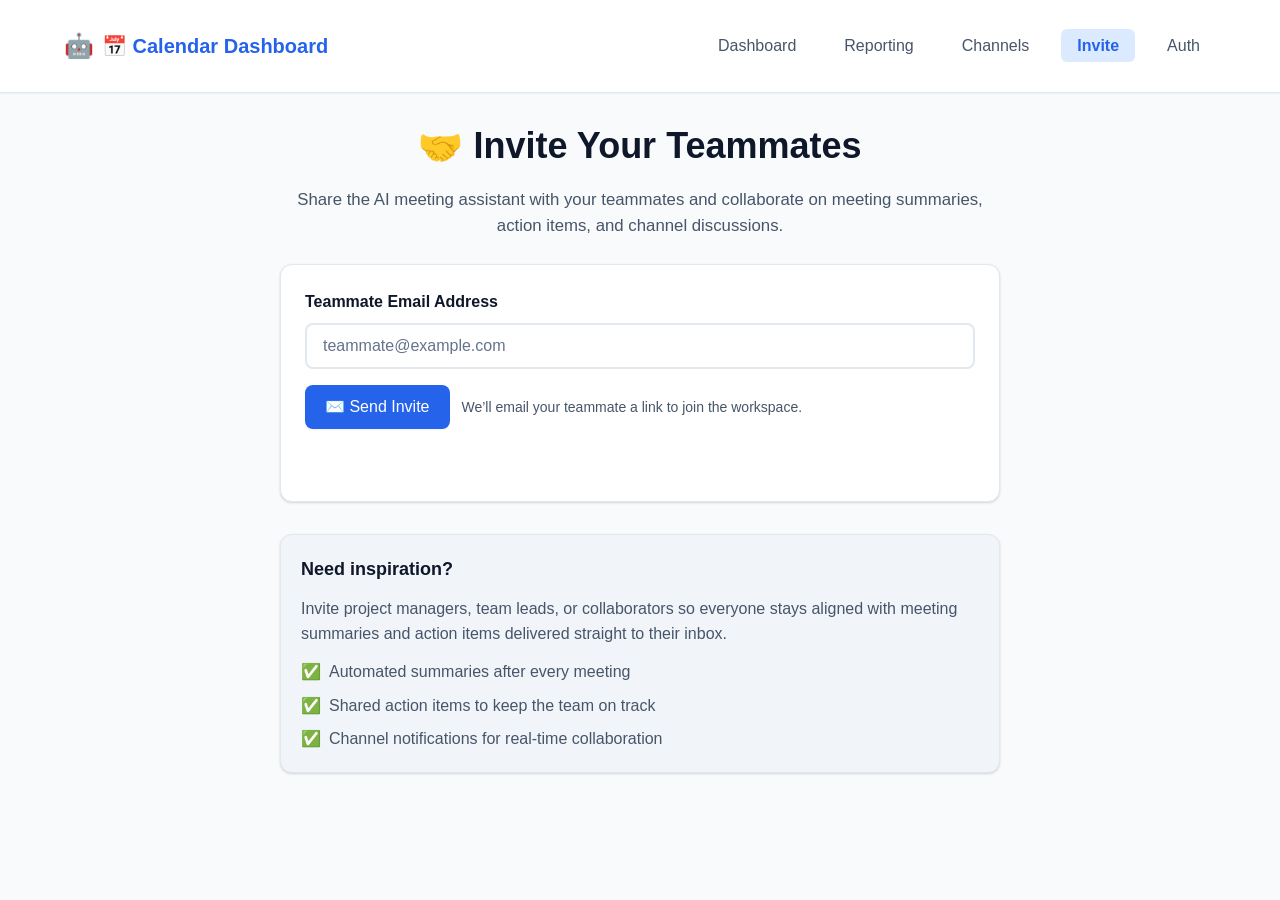
<file: invite.html>
<!DOCTYPE html>
<html lang="en">
<head>
    <meta charset="UTF-8">
    <meta name="viewport" content="width=device-width, initial-scale=1.0">
    <title>Invite Teammates - Meeting Assistant</title>
    <link rel="stylesheet" href="styles.css">
</head>
<body>
    <div class="app-container">
        <header class="header">
            <div class="container">
                <nav class="nav">
                    <a href="dashboard.html" class="nav-brand">📅 Calendar Dashboard</a>
                    <ul class="nav-links">
                        <li><a href="dashboard.html" class="nav-link">Dashboard</a></li>
                        <li><a href="reporting.html" class="nav-link">Reporting</a></li>
                        <li><a href="channels.html" class="nav-link">Channels</a></li>
                        <li><a href="invite.html" class="nav-link active">Invite</a></li>
                        <li><a href="auth.html" class="nav-link">Auth</a></li>
                    </ul>
                </nav>
            </div>
        </header>

        <main class="main">
            <div class="container">
                <section style="max-width: 720px; margin: 0 auto; text-align: center;">
                    <h1 style="font-size: 2.25rem; font-weight: 700; margin-bottom: var(--space-3); color: var(--text-primary);">
                        🤝 Invite Your Teammates
                    </h1>
                    <p style="color: var(--text-secondary); margin-bottom: var(--space-6); font-size: 1.05rem;">
                        Share the AI meeting assistant with your teammates and collaborate on meeting summaries, action items, and channel discussions.
                    </p>
                </section>

                <section class="card" style="max-width: 720px; margin: 0 auto; padding: var(--space-6);">
                    <form id="invite-form" style="display: flex; flex-direction: column; gap: var(--space-4);">
                        <div style="text-align: left;">
                            <label for="invite-email" style="display: block; font-weight: 600; color: var(--text-primary); margin-bottom: var(--space-2);">
                                Teammate Email Address
                            </label>
                            <input id="invite-email" name="email" type="email" class="form-input" placeholder="teammate@example.com" required>
                        </div>
                        <div style="display: flex; align-items: center; gap: var(--space-3);">
                            <button type="submit" class="btn btn-primary" style="display: inline-flex; align-items: center; gap: var(--space-1);">
                                ✉️ Send Invite
                            </button>
                            <span style="color: var(--text-secondary); font-size: var(--font-size-sm);">
                                We’ll email your teammate a link to join the workspace.
                            </span>
                        </div>
                    </form>

                    <div id="invite-status" aria-live="polite" style="min-height: 3rem;"></div>
                </section>

                <section style="max-width: 720px; margin: var(--space-8) auto 0 auto;">
                    <div class="card" style="padding: var(--space-5); background: var(--background-secondary);">
                        <h2 style="margin-bottom: var(--space-3); font-size: var(--font-size-lg);">Need inspiration?</h2>
                        <p style="color: var(--text-secondary); margin-bottom: var(--space-3);">
                            Invite project managers, team leads, or collaborators so everyone stays aligned with meeting summaries and action items delivered straight to their inbox.
                        </p>
                        <ul style="list-style: none; padding: 0; margin: 0; display: grid; gap: var(--space-2);">
                            <li style="display: flex; align-items: center; gap: var(--space-2); color: var(--text-secondary);">
                                <span>✅</span>
                                <span>Automated summaries after every meeting</span>
                            </li>
                            <li style="display: flex; align-items: center; gap: var(--space-2); color: var(--text-secondary);">
                                <span>✅</span>
                                <span>Shared action items to keep the team on track</span>
                            </li>
                            <li style="display: flex; align-items: center; gap: var(--space-2); color: var(--text-secondary);">
                                <span>✅</span>
                                <span>Channel notifications for real-time collaboration</span>
                            </li>
                        </ul>
                    </div>
                </section>
            </div>
        </main>
    </div>

    <script>
        document.addEventListener('DOMContentLoaded', () => {
            const form = document.getElementById('invite-form');
            const emailInput = document.getElementById('invite-email');
            const statusContainer = document.getElementById('invite-status');

            if (!form || !emailInput || !statusContainer) {
                return;
            }

            form.addEventListener('submit', event => {
                event.preventDefault();

                const email = emailInput.value.trim();
                if (!email) {
                    return;
                }

                statusContainer.innerHTML = '';

                const alert = document.createElement('div');
                alert.className = 'alert alert-success';
                alert.style.display = 'flex';
                alert.style.alignItems = 'center';
                alert.style.gap = 'var(--space-2)';
                alert.style.marginTop = 'var(--space-4)';

                const icon = document.createElement('span');
                icon.style.fontSize = '1.2rem';
                icon.textContent = '✅';

                const message = document.createElement('span');
                message.textContent = 'Invite has been sent to ';

                const emailHighlight = document.createElement('strong');
                emailHighlight.textContent = email;

                message.appendChild(emailHighlight);
                alert.appendChild(icon);
                alert.appendChild(message);
                statusContainer.appendChild(alert);

                emailInput.value = '';
                emailInput.focus();
            });
        });
    </script>
</body>
</html>
</file>
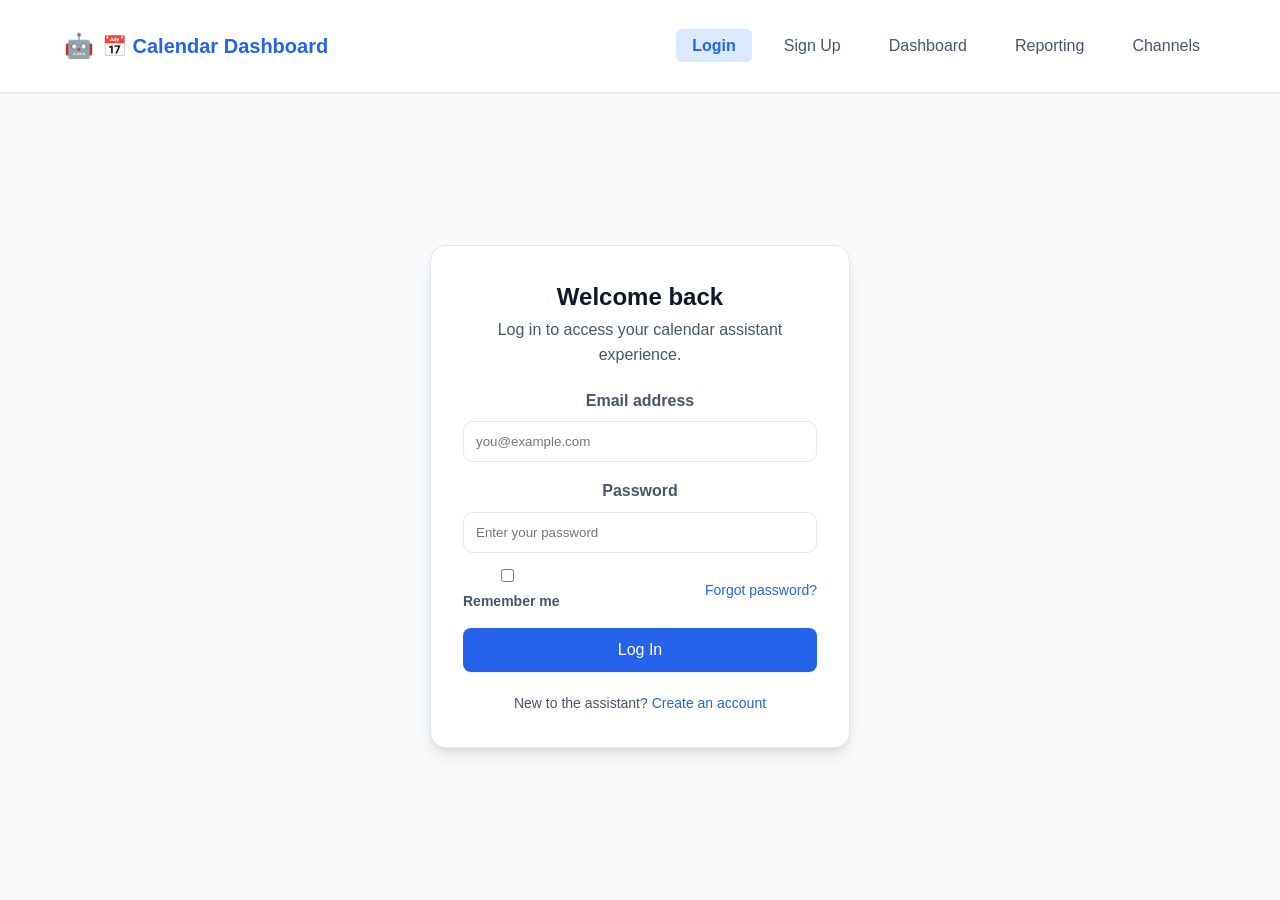
<file: login.html>
<!DOCTYPE html>
<html lang="en">
<head>
    <meta charset="UTF-8">
    <meta name="viewport" content="width=device-width, initial-scale=1.0">
    <title>Login - Meeting Assistant</title>
    <link rel="stylesheet" href="styles.css">
</head>
<body>
    <div class="app-container">
        <header class="header">
            <div class="container">
                <nav class="nav">
                    <a href="dashboard.html" class="nav-brand">📅 Calendar Dashboard</a>
                    <ul class="nav-links">
                        <li><a href="login.html" class="nav-link active">Login</a></li>
                        <li><a href="signup.html" class="nav-link">Sign Up</a></li>
                        <li><a href="dashboard.html" class="nav-link">Dashboard</a></li>
                        <li><a href="reporting.html" class="nav-link">Reporting</a></li>
                        <li><a href="channels.html" class="nav-link">Channels</a></li>
                    </ul>
                </nav>
            </div>
        </header>

        <main class="main">
            <div class="auth-wrapper">
                <div class="auth-card">
                    <div>
                        <h1>Welcome back</h1>
                        <p>Log in to access your calendar assistant experience.</p>
                    </div>

                    <form class="auth-form" id="login-form">
                        <label>
                            Email address
                            <input type="email" id="login-email" placeholder="you@example.com" required>
                        </label>
                        <label>
                            Password
                            <input type="password" id="login-password" placeholder="Enter your password" required>
                        </label>
                        <div class="auth-remember">
                            <label style="display: flex; align-items: center; gap: var(--space-2);">
                                <input type="checkbox" id="login-remember">
                                Remember me
                            </label>
                            <a href="#" style="color: var(--primary-color); text-decoration: none;">Forgot password?</a>
                        </div>
                        <button type="submit" class="btn btn-primary">Log In</button>
                    </form>

                    <div class="auth-footer">
                        New to the assistant? <a href="signup.html">Create an account</a>
                    </div>
                </div>
            </div>
        </main>
    </div>

    <script>
        const loginForm = document.getElementById('login-form');
        if (loginForm) {
            loginForm.addEventListener('submit', event => {
                event.preventDefault();

                const email = document.getElementById('login-email').value.trim();
                const password = document.getElementById('login-password').value.trim();

                if (!email || !password) {
                    alert('Please enter both email and password.');
                    return;
                }

                const remember = document.getElementById('login-remember').checked;
                const userSession = { email, remember, loggedInAt: new Date().toISOString() };
                try {
                    if (remember) {
                        localStorage.setItem('assistantUser', JSON.stringify(userSession));
                    } else {
                        sessionStorage.setItem('assistantUser', JSON.stringify(userSession));
                    }
                } catch (error) {
                    console.warn('Unable to persist session data:', error);
                }

                window.location.href = 'http://localhost:8080/';
            });
        }
    </script>
</body>
</html>
</file>
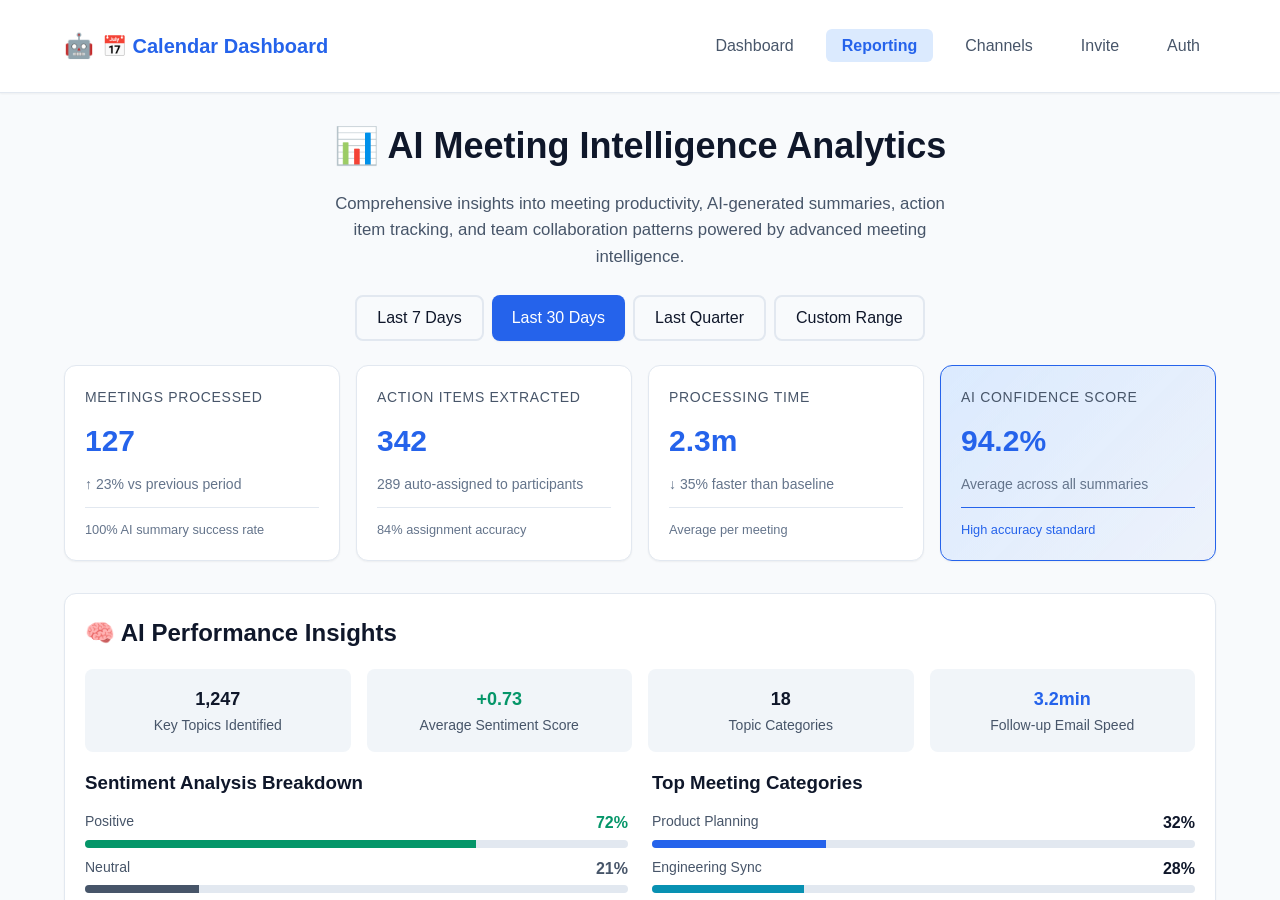
<file: reporting.html>
<!DOCTYPE html>
<html lang="en">
<head>
    <meta charset="UTF-8">
    <meta name="viewport" content="width=device-width, initial-scale=1.0">
    <title>Reporting Statistics - Meeting Assistant</title>
    <link rel="stylesheet" href="styles.css">
</head>
<body>
    <div class="app-container">
        <header class="header">
            <div class="container">
                <nav class="nav">
                    <a href="dashboard.html" class="nav-brand">📅 Calendar Dashboard</a>
                    <ul class="nav-links">
                        <li><a href="dashboard.html" class="nav-link">Dashboard</a></li>
                        <li><a href="reporting.html" class="nav-link active">Reporting</a></li>
                        <li><a href="channels.html" class="nav-link">Channels</a></li>
                        <li><a href="invite.html" class="nav-link">Invite</a></li>
                        <li><a href="auth.html" class="nav-link">Auth</a></li>
                    </ul>
                </nav>
            </div>
        </header>

        <main class="main">
            <div class="container">
                <!-- Header Section -->
                <div class="reporting-header">
                    <h1 style="font-size: 2.25rem; font-weight: 700; margin-bottom: var(--space-4);">📊 AI Meeting Intelligence Analytics</h1>
                    <p style="color: var(--text-secondary); font-size: 1.05rem; max-width: 640px; margin: 0 auto var(--space-6);">
                        Comprehensive insights into meeting productivity, AI-generated summaries, action item tracking, and team collaboration patterns powered by advanced meeting intelligence.
                    </p>
                    
                    <!-- Time Period Filter -->
                    <div style="display: flex; justify-content: center; gap: var(--space-2); margin-bottom: var(--space-6);">
                        <button class="btn btn-outline">Last 7 Days</button>
                        <button class="btn btn-primary">Last 30 Days</button>
                        <button class="btn btn-outline">Last Quarter</button>
                        <button class="btn btn-outline">Custom Range</button>
                    </div>
                </div>

                <!-- Core AI Performance Metrics -->
                <div class="reporting-grid" style="margin-bottom: var(--space-8);">
                    <div class="reporting-card">
                        <div class="metric-title">Meetings Processed</div>
                        <div class="metric-value">127</div>
                        <div class="metric-footnote">↑ 23% vs previous period</div>
                        <div style="margin-top: var(--space-3); padding-top: var(--space-3); border-top: 1px solid var(--border-color); color: var(--text-muted); font-size: 0.8rem;">
                            100% AI summary success rate
                        </div>
                    </div>
                    
                    <div class="reporting-card">
                        <div class="metric-title">Action Items Extracted</div>
                        <div class="metric-value">342</div>
                        <div class="metric-footnote">289 auto-assigned to participants</div>
                        <div style="margin-top: var(--space-3); padding-top: var(--space-3); border-top: 1px solid var(--border-color); color: var(--text-muted); font-size: 0.8rem;">
                            84% assignment accuracy
                        </div>
                    </div>
                    
                    <div class="reporting-card">
                        <div class="metric-title">Processing Time</div>
                        <div class="metric-value">2.3m</div>
                        <div class="metric-footnote">↓ 35% faster than baseline</div>
                        <div style="margin-top: var(--space-3); padding-top: var(--space-3); border-top: 1px solid var(--border-color); color: var(--text-muted); font-size: 0.8rem;">
                            Average per meeting
                        </div>
                    </div>
                    
                    <div class="reporting-card" style="background: linear-gradient(135deg, var(--primary-light) 0%, rgba(37, 99, 235, 0.05) 100%); border-color: var(--primary-color);">
                        <div class="metric-title">AI Confidence Score</div>
                        <div class="metric-value" style="color: var(--primary-color);">94.2%</div>
                        <div class="metric-footnote">Average across all summaries</div>
                        <div style="margin-top: var(--space-3); padding-top: var(--space-3); border-top: 1px solid var(--primary-color); color: var(--primary-color); font-size: 0.8rem;">
                            High accuracy standard
                        </div>
                    </div>
                </div>

                <!-- Advanced Analytics Section -->
                <div class="reporting-card" style="margin-bottom: var(--space-6);">
                    <h2 style="margin-bottom: var(--space-4); display: flex; align-items: center; gap: var(--space-2);">
                        🧠 AI Performance Insights
                    </h2>
                    
                    <div style="display: grid; grid-template-columns: repeat(auto-fit, minmax(200px, 1fr)); gap: var(--space-4); margin-bottom: var(--space-4);">
                        <div style="text-align: center; padding: var(--space-4); background: var(--background-secondary); border-radius: 8px;">
                            <div style="font-size: var(--font-size-lg); font-weight: 600; color: var(--text-primary);">1,247</div>
                            <div style="color: var(--text-secondary); font-size: var(--font-size-sm);">Key Topics Identified</div>
                        </div>
                        <div style="text-align: center; padding: var(--space-4); background: var(--background-secondary); border-radius: 8px;">
                            <div style="font-size: var(--font-size-lg); font-weight: 600; color: var(--success-color);">+0.73</div>
                            <div style="color: var(--text-secondary); font-size: var(--font-size-sm);">Average Sentiment Score</div>
                        </div>
                        <div style="text-align: center; padding: var(--space-4); background: var(--background-secondary); border-radius: 8px;">
                            <div style="font-size: var(--font-size-lg); font-weight: 600; color: var(--text-primary);">18</div>
                            <div style="color: var(--text-secondary); font-size: var(--font-size-sm);">Topic Categories</div>
                        </div>
                        <div style="text-align: center; padding: var(--space-4); background: var(--background-secondary); border-radius: 8px;">
                            <div style="font-size: var(--font-size-lg); font-weight: 600; color: var(--primary-color);">3.2min</div>
                            <div style="color: var(--text-secondary); font-size: var(--font-size-sm);">Follow-up Email Speed</div>
                        </div>
                    </div>

                    <div style="display: grid; grid-template-columns: 1fr 1fr; gap: var(--space-6);">
                        <div>
                            <h3 style="margin-bottom: var(--space-3); color: var(--text-primary);">Sentiment Analysis Breakdown</h3>
                            <div style="margin-bottom: var(--space-2);">
                                <div style="display: flex; justify-content: space-between; margin-bottom: var(--space-1);">
                                    <span style="color: var(--text-secondary); font-size: var(--font-size-sm);">Positive</span>
                                    <span style="font-weight: 600; color: var(--success-color);">72%</span>
                                </div>
                                <div style="width: 100%; height: 8px; background: var(--border-color); border-radius: 4px; overflow: hidden;">
                                    <div style="width: 72%; height: 100%; background: var(--success-color);"></div>
                                </div>
                            </div>
                            <div style="margin-bottom: var(--space-2);">
                                <div style="display: flex; justify-content: space-between; margin-bottom: var(--space-1);">
                                    <span style="color: var(--text-secondary); font-size: var(--font-size-sm);">Neutral</span>
                                    <span style="font-weight: 600; color: var(--text-secondary);">21%</span>
                                </div>
                                <div style="width: 100%; height: 8px; background: var(--border-color); border-radius: 4px; overflow: hidden;">
                                    <div style="width: 21%; height: 100%; background: var(--text-secondary);"></div>
                                </div>
                            </div>
                            <div>
                                <div style="display: flex; justify-content: space-between; margin-bottom: var(--space-1);">
                                    <span style="color: var(--text-secondary); font-size: var(--font-size-sm);">Requires Attention</span>
                                    <span style="font-weight: 600; color: var(--warning-color);">7%</span>
                                </div>
                                <div style="width: 100%; height: 8px; background: var(--border-color); border-radius: 4px; overflow: hidden;">
                                    <div style="width: 7%; height: 100%; background: var(--warning-color);"></div>
                                </div>
                            </div>
                        </div>
                        
                        <div>
                            <h3 style="margin-bottom: var(--space-3); color: var(--text-primary);">Top Meeting Categories</h3>
                            <div style="margin-bottom: var(--space-2);">
                                <div style="display: flex; justify-content: space-between; margin-bottom: var(--space-1);">
                                    <span style="color: var(--text-secondary); font-size: var(--font-size-sm);">Product Planning</span>
                                    <span style="font-weight: 600; color: var(--text-primary);">32%</span>
                                </div>
                                <div style="width: 100%; height: 8px; background: var(--border-color); border-radius: 4px; overflow: hidden;">
                                    <div style="width: 32%; height: 100%; background: var(--primary-color);"></div>
                                </div>
                            </div>
                            <div style="margin-bottom: var(--space-2);">
                                <div style="display: flex; justify-content: space-between; margin-bottom: var(--space-1);">
                                    <span style="color: var(--text-secondary); font-size: var(--font-size-sm);">Engineering Sync</span>
                                    <span style="font-weight: 600; color: var(--text-primary);">28%</span>
                                </div>
                                <div style="width: 100%; height: 8px; background: var(--border-color); border-radius: 4px; overflow: hidden;">
                                    <div style="width: 28%; height: 100%; background: var(--info-color);"></div>
                                </div>
                            </div>
                            <div style="margin-bottom: var(--space-2);">
                                <div style="display: flex; justify-content: space-between; margin-bottom: var(--space-1);">
                                    <span style="color: var(--text-secondary); font-size: var(--font-size-sm);">Client Meetings</span>
                                    <span style="font-weight: 600; color: var(--text-primary);">21%</span>
                                </div>
                                <div style="width: 100%; height: 8px; background: var(--border-color); border-radius: 4px; overflow: hidden;">
                                    <div style="width: 21%; height: 100%; background: var(--success-color);"></div>
                                </div>
                            </div>
                            <div>
                                <div style="display: flex; justify-content: space-between; margin-bottom: var(--space-1);">
                                    <span style="color: var(--text-secondary); font-size: var(--font-size-sm);">Strategy Sessions</span>
                                    <span style="font-weight: 600; color: var(--text-primary);">19%</span>
                                </div>
                                <div style="width: 100%; height: 8px; background: var(--border-color); border-radius: 4px; overflow: hidden;">
                                    <div style="width: 19%; height: 100%; background: var(--warning-color);"></div>
                                </div>
                            </div>
                        </div>
                    </div>
                </div>

                <!-- Action Items Performance -->
                <div class="reporting-card" style="margin-bottom: var(--space-6);">
                    <h2 style="margin-bottom: var(--space-4); display: flex; align-items: center; gap: var(--space-2);">
                        🎯 Action Item Analytics
                    </h2>
                    
                    <div style="display: grid; grid-template-columns: repeat(auto-fit, minmax(250px, 1fr)); gap: var(--space-4); margin-bottom: var(--space-4);">
                        <div style="background: var(--success-light); padding: var(--space-4); border-radius: 8px; border: 1px solid var(--success-color);">
                            <div style="display: flex; align-items: center; gap: var(--space-2); margin-bottom: var(--space-2);">
                                <span style="font-size: 1.5rem;">✓</span>
                                <span style="font-weight: 600; color: var(--success-color);">Completion Rate</span>
                            </div>
                            <div style="font-size: var(--font-size-2xl); font-weight: 700; color: var(--success-color);">76%</div>
                            <div style="color: var(--text-muted); font-size: var(--font-size-sm);">Action items completed on time</div>
                        </div>
                        
                        <div style="background: var(--info-light); padding: var(--space-4); border-radius: 8px; border: 1px solid var(--info-color);">
                            <div style="display: flex; align-items: center; gap: var(--space-2); margin-bottom: var(--space-2);">
                                <span style="font-size: 1.5rem;">🤖</span>
                                <span style="font-weight: 600; color: var(--info-color);">AI Auto-Assignment</span>
                            </div>
                            <div style="font-size: var(--font-size-2xl); font-weight: 700; color: var(--info-color);">84%</div>
                            <div style="color: var(--text-muted); font-size: var(--font-size-sm);">Successfully matched to right participants</div>
                        </div>
                        
                        <div style="background: var(--warning-light); padding: var(--space-4); border-radius: 8px; border: 1px solid var(--warning-color);">
                            <div style="display: flex; align-items: center; gap: var(--space-2); margin-bottom: var(--space-2);">
                                <span style="font-size: 1.5rem;">⏱</span>
                                <span style="font-weight: 600; color: var(--warning-color);">Avg. Completion Time</span>
                            </div>
                            <div style="font-size: var(--font-size-2xl); font-weight: 700; color: var(--warning-color);">3.2 days</div>
                            <div style="color: var(--text-muted); font-size: var(--font-size-sm);">18% faster than manual assignment</div>
                        </div>
                    </div>

                    <div style="background: var(--background-secondary); padding: var(--space-4); border-radius: 8px;">
                        <h3 style="margin-bottom: var(--space-3); color: var(--text-primary);">AI Insights & Recommendations</h3>
                        <ul style="color: var(--text-secondary); line-height: 1.6; list-style-type: none; padding: 0;">
                            <li style="display: flex; align-items: start; gap: var(--space-2); margin-bottom: var(--space-2);">
                                <span style="color: var(--primary-color);">💡</span>
                                <span>Engineering team shows 91% completion rate for AI-assigned tasks vs 67% for manually assigned ones.</span>
                            </li>
                            <li style="display: flex; align-items: start; gap: var(--space-2); margin-bottom: var(--space-2);">
                                <span style="color: var(--success-color);">📊</span>
                                <span>Meetings with AI summaries have 15% higher follow-up completion rates than those without.</span>
                            </li>
                            <li style="display: flex; align-items: start; gap: var(--space-2); margin-bottom: var(--space-2);">
                                <span style="color: var(--info-color);">⚡</span>
                                <span>Clear audio quality reduces AI processing time by 40% and improves summary accuracy.</span>
                            </li>
                            <li style="display: flex; align-items: start; gap: var(--space-2);">
                                <span style="color: var(--warning-color);">🎯</span>
                                <span>Consider shorter meetings on Fridays - they run 23% longer than average with same outcomes.</span>
                            </li>
                        </ul>
                    </div>
                </div>

                <!-- Meeting Trends & Patterns -->
                <div class="reporting-card" style="margin-bottom: var(--space-6);">
                    <h2 style="margin-bottom: var(--space-4); display: flex; align-items: center; gap: var(--space-2);">
                        📈 Meeting Trends & Collaboration Patterns
                    </h2>
                    
                    <div style="display: grid; grid-template-columns: 1fr 1fr; gap: var(--space-6); margin-bottom: var(--space-4);">
                        <div>
                            <h3 style="margin-bottom: var(--space-3); color: var(--text-primary);">Peak Collaboration Times</h3>
                            <div style="background: var(--background-secondary); padding: var(--space-4); border-radius: 8px;">
                                <div style="margin-bottom: var(--space-3);">
                                    <div style="display: flex; justify-content: space-between; margin-bottom: var(--space-1);">
                                        <span style="color: var(--text-secondary); font-size: var(--font-size-sm);">Tuesday 2PM-4PM</span>
                                        <span style="font-weight: 600; color: var(--text-primary);">34 meetings</span>
                                    </div>
                                    <div style="width: 100%; height: 12px; background: var(--border-color); border-radius: 6px; overflow: hidden;">
                                        <div style="width: 85%; height: 100%; background: var(--primary-color);"></div>
                                    </div>
                                </div>
                                <div style="margin-bottom: var(--space-3);">
                                    <div style="display: flex; justify-content: space-between; margin-bottom: var(--space-1);">
                                        <span style="color: var(--text-secondary); font-size: var(--font-size-sm);">Thursday 10AM-12PM</span>
                                        <span style="font-weight: 600; color: var(--text-primary);">28 meetings</span>
                                    </div>
                                    <div style="width: 100%; height: 12px; background: var(--border-color); border-radius: 6px; overflow: hidden;">
                                        <div style="width: 70%; height: 100%; background: var(--info-color);"></div>
                                    </div>
                                </div>
                                <div>
                                    <div style="display: flex; justify-content: space-between; margin-bottom: var(--space-1);">
                                        <span style="color: var(--text-secondary); font-size: var(--font-size-sm);">Monday 9AM-11AM</span>
                                        <span style="font-weight: 600; color: var(--text-primary);">22 meetings</span>
                                    </div>
                                    <div style="width: 100%; height: 12px; background: var(--border-color); border-radius: 6px; overflow: hidden;">
                                        <div style="width: 55%; height: 100%; background: var(--success-color);"></div>
                                    </div>
                                </div>
                            </div>
                        </div>
                        
                        <div>
                            <h3 style="margin-bottom: var(--space-3); color: var(--text-primary);">Team Participation Stats</h3>
                            <div style="background: var(--background-secondary); padding: var(--space-4); border-radius: 8px;">
                                <div style="display: flex; justify-content: space-between; align-items: center; margin-bottom: var(--space-3);">
                                    <span style="color: var(--text-secondary);">Average Meeting Size</span>
                                    <span style="font-weight: 600; color: var(--text-primary);">6.4 people</span>
                                </div>
                                <div style="display: flex; justify-content: space-between; align-items: center; margin-bottom: var(--space-3);">
                                    <span style="color: var(--text-secondary);">On-time Join Rate</span>
                                    <span style="font-weight: 600; color: var(--success-color);">87%</span>
                                </div>
                                <div style="display: flex; justify-content: space-between; align-items: center; margin-bottom: var(--space-3);">
                                    <span style="color: var(--text-secondary);">Active Participants</span>
                                    <span style="font-weight: 600; color: var(--text-primary);">89 unique</span>
                                </div>
                                <div style="display: flex; justify-content: space-between; align-items: center; margin-bottom: var(--space-3);">
                                    <span style="color: var(--text-secondary);">Teams Using AI Assistant</span>
                                    <span style="font-weight: 600; color: var(--text-primary);">12 active</span>
                                </div>
                                <div style="display: flex; justify-content: space-between; align-items: center;">
                                    <span style="color: var(--text-secondary);">Languages Detected</span>
                                    <span style="font-weight: 600; color: var(--text-primary);">7 languages</span>
                                </div>
                            </div>
                        </div>
                    </div>

                    <div style="background: var(--primary-light); padding: var(--space-4); border-radius: 8px; border: 1px solid var(--primary-color);">
                        <h3 style="margin-bottom: var(--space-3); color: var(--primary-color);">Key Collaboration Insights</h3>
                        <div style="display: grid; grid-template-columns: repeat(auto-fit, minmax(200px, 1fr)); gap: var(--space-4); color: var(--text-secondary);">
                            <div>
                                <strong style="color: var(--primary-color);">Most Discussed Topics:</strong> Product launch readiness, customer feedback loops, performance optimization
                            </div>
                            <div>
                                <strong style="color: var(--primary-color);">Follow-up Performance:</strong> 119 emails sent with avg 3.2min delivery time post-meeting
                            </div>
                            <div>
                                <strong style="color: var(--primary-color);">Recording Insights:</strong> 156.3 hours processed across 18 project teams
                            </div>
                        </div>
                    </div>
                </div>

                <!-- Recent Meeting Summaries -->
                <div class="reporting-list" style="margin-top: var(--space-6);">
                    <div class="card-header" style="padding: var(--space-4); background: var(--background-secondary); border-bottom: 1px solid var(--border-color);">
                        <h2 style="margin: 0; display: flex; align-items: center; gap: var(--space-2);">
                            📝 Recent AI-Processed Meetings
                        </h2>
                    </div>
                    
                    <div style="overflow-x: auto;">
                        <table>
                            <thead>
                                <tr>
                                    <th>Meeting Title</th>
                                    <th>Date</th>
                                    <th>Duration</th>
                                    <th>Participants</th>
                                    <th>AI Status</th>
                                    <th>Key Topics</th>
                                    <th>Actions Generated</th>
                                    <th>Summary Quality</th>
                                </tr>
                            </thead>
                            <tbody>
                                <tr>
                                    <td style="font-weight: 600;">Q4 Strategy Planning</td>
                                    <td>Sep 20</td>
                                    <td>85 min</td>
                                    <td>14</td>
                                    <td><span class="status status-success">Processed</span></td>
                                    <td>Budget, Roadmap, OKRs</td>
                                    <td>12</td>
                                    <td><span style="color: var(--success-color); font-weight: 600;">96%</span></td>
                                </tr>
                                <tr>
                                    <td style="font-weight: 600;">Product Feature Review</td>
                                    <td>Sep 19</td>
                                    <td>62 min</td>
                                    <td>11</td>
                                    <td><span class="status status-success">Processed</span></td>
                                    <td>UX, Performance, Launch</td>
                                    <td>8</td>
                                    <td><span style="color: var(--success-color); font-weight: 600;">94%</span></td>
                                </tr>
                                <tr>
                                    <td style="font-weight: 600;">Customer Feedback Session</td>
                                    <td>Sep 18</td>
                                    <td>45 min</td>
                                    <td>9</td>
                                    <td><span class="status status-warning">Processing</span></td>
                                    <td>Satisfaction, Features</td>
                                    <td>-</td>
                                    <td>-</td>
                                </tr>
                                <tr>
                                    <td style="font-weight: 600;">Engineering Standup</td>
                                    <td>Sep 18</td>
                                    <td>28 min</td>
                                    <td>8</td>
                                    <td><span class="status status-success">Processed</span></td>
                                    <td>Sprint, Blockers, Deploy</td>
                                    <td>6</td>
                                    <td><span style="color: var(--success-color); font-weight: 600;">92%</span></td>
                                </tr>
                                <tr>
                                    <td style="font-weight: 600;">Sales Pipeline Review</td>
                                    <td>Sep 17</td>
                                    <td>50 min</td>
                                    <td>7</td>
                                    <td><span class="status status-error">Failed</span></td>
                                    <td>Audio quality issues</td>
                                    <td>-</td>
                                    <td>-</td>
                                </tr>
                                <tr>
                                    <td style="font-weight: 600;">Marketing Growth Lab</td>
                                    <td>Sep 16</td>
                                    <td>45 min</td>
                                    <td>8</td>
                                    <td><span class="status status-success">Processed</span></td>
                                    <td>A/B Tests, Metrics, ROI</td>
                                    <td>9</td>
                                    <td><span style="color: var(--success-color); font-weight: 600;">95%</span></td>
                                </tr>
                                <tr>
                                    <td style="font-weight: 600;">Client Advisory Board</td>
                                    <td>Sep 15</td>
                                    <td>70 min</td>
                                    <td>11</td>
                                    <td><span class="status status-success">Processed</span></td>
                                    <td>Feedback, Roadmap</td>
                                    <td>7</td>
                                    <td><span style="color: var(--success-color); font-weight: 600;">93%</span></td>
                                </tr>
                            </tbody>
                        </table>
                    </div>
                </div>

                <!-- System Performance Footer -->
                <div class="reporting-card" style="margin-top: var(--space-6);">
                    <h2 style="margin-bottom: var(--space-4); display: flex; align-items: center; gap: var(--space-2);">
                        ⚙️ System Performance & Health
                    </h2>
                    
                    <div style="display: grid; grid-template-columns: repeat(auto-fit, minmax(150px, 1fr)); gap: var(--space-4); margin-bottom: var(--space-4);">
                        <div style="text-align: center;">
                            <div style="font-weight: 600; color: var(--success-color);">99.2%</div>
                            <div style="color: var(--text-secondary); font-size: var(--font-size-sm);">System Uptime</div>
                        </div>
                        <div style="text-align: center;">
                            <div style="font-weight: 600; color: var(--info-color);">142ms</div>
                            <div style="color: var(--text-secondary); font-size: var(--font-size-sm);">API Response</div>
                        </div>
                        <div style="text-align: center;">
                            <div style="font-weight: 600; color: var(--text-primary);">2.1TB</div>
                            <div style="color: var(--text-secondary); font-size: var(--font-size-sm);">Data Processed</div>
                        </div>
                        <div style="text-align: center;">
                            <div style="font-weight: 600; color: var(--warning-color);">3</div>
                            <div style="color: var(--text-secondary); font-size: var(--font-size-sm);">Failed Processes</div>
                        </div>
                    </div>

                    <div style="background: var(--background-secondary); padding: var(--space-3); border-radius: 8px; margin-bottom: var(--space-4);">
                        <div style="display: flex; justify-content: space-between; align-items: center;">
                            <span style="color: var(--text-secondary); font-size: var(--font-size-sm);">Last Updated</span>
                            <span style="font-weight: 500; color: var(--text-primary);">2 minutes ago</span>
                        </div>
                    </div>

                    <!-- Export Options -->
                    <div style="display: flex; gap: var(--space-3); justify-content: center; padding-top: var(--space-4); border-top: 1px solid var(--border-color);">
                        <button class="btn btn-primary">📊 Export Full Report</button>
                        <button class="btn btn-outline">📈 Generate Charts</button>
                        <button class="btn btn-outline">📧 Email Summary</button>
                        <button class="btn btn-outline">📅 Schedule Report</button>
                    </div>
                </div>
            </div>
        </main>
    </div>
</body>
</html>
</file>
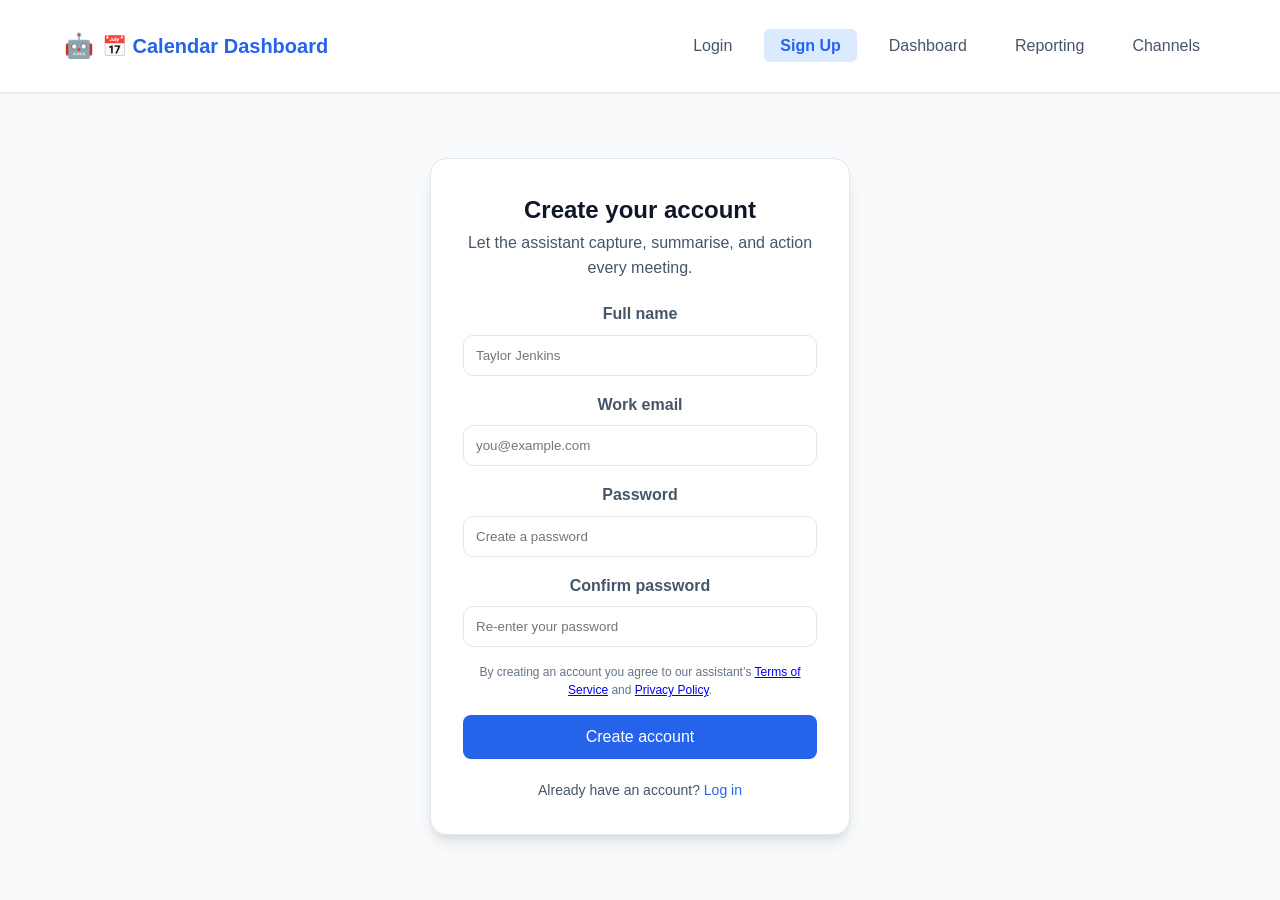
<file: signup.html>
<!DOCTYPE html>
<html lang="en">
<head>
    <meta charset="UTF-8">
    <meta name="viewport" content="width=device-width, initial-scale=1.0">
    <title>Sign Up - Meeting Assistant</title>
    <link rel="stylesheet" href="styles.css">
</head>
<body>
    <div class="app-container">
        <header class="header">
            <div class="container">
                <nav class="nav">
                    <a href="dashboard.html" class="nav-brand">📅 Calendar Dashboard</a>
                    <ul class="nav-links">
                        <li><a href="login.html" class="nav-link">Login</a></li>
                        <li><a href="signup.html" class="nav-link active">Sign Up</a></li>
                        <li><a href="dashboard.html" class="nav-link">Dashboard</a></li>
                        <li><a href="reporting.html" class="nav-link">Reporting</a></li>
                        <li><a href="channels.html" class="nav-link">Channels</a></li>
                    </ul>
                </nav>
            </div>
        </header>

        <main class="main">
            <div class="auth-wrapper">
                <div class="auth-card">
                    <div>
                        <h1>Create your account</h1>
                        <p>Let the assistant capture, summarise, and action every meeting.</p>
                    </div>

                    <form class="auth-form" id="signup-form">
                        <label>
                            Full name
                            <input type="text" id="signup-name" placeholder="Taylor Jenkins" required>
                        </label>
                        <label>
                            Work email
                            <input type="email" id="signup-email" placeholder="you@example.com" required>
                        </label>
                        <label>
                            Password
                            <input type="password" id="signup-password" placeholder="Create a password" minlength="6" required>
                        </label>
                        <label>
                            Confirm password
                            <input type="password" id="signup-confirm" placeholder="Re-enter your password" minlength="6" required>
                        </label>
                        <div class="auth-terms">
                            By creating an account you agree to our assistant’s <a href="#">Terms of Service</a> and <a href="#">Privacy Policy</a>.
                        </div>
                        <button type="submit" class="btn btn-primary">Create account</button>
                    </form>

                    <div class="auth-footer">
                        Already have an account? <a href="login.html">Log in</a>
                    </div>
                </div>
            </div>
        </main>
    </div>

    <script>
        const signupForm = document.getElementById('signup-form');
        if (signupForm) {
            signupForm.addEventListener('submit', event => {
                event.preventDefault();

                const name = document.getElementById('signup-name').value.trim();
                const email = document.getElementById('signup-email').value.trim();
                const password = document.getElementById('signup-password').value.trim();
                const confirmPassword = document.getElementById('signup-confirm').value.trim();

                if (!name || !email || !password || !confirmPassword) {
                    alert('Please complete all fields.');
                    return;
                }

                if (password !== confirmPassword) {
                    alert('Passwords do not match.');
                    return;
                }

                try {
                    localStorage.setItem('assistantSignup', JSON.stringify({ name, email, createdAt: new Date().toISOString() }));
                } catch (error) {
                    console.warn('Unable to store signup details:', error);
                }

                window.location.href = 'login.html';
            });
        }
    </script>
</body>
</html>
</file>
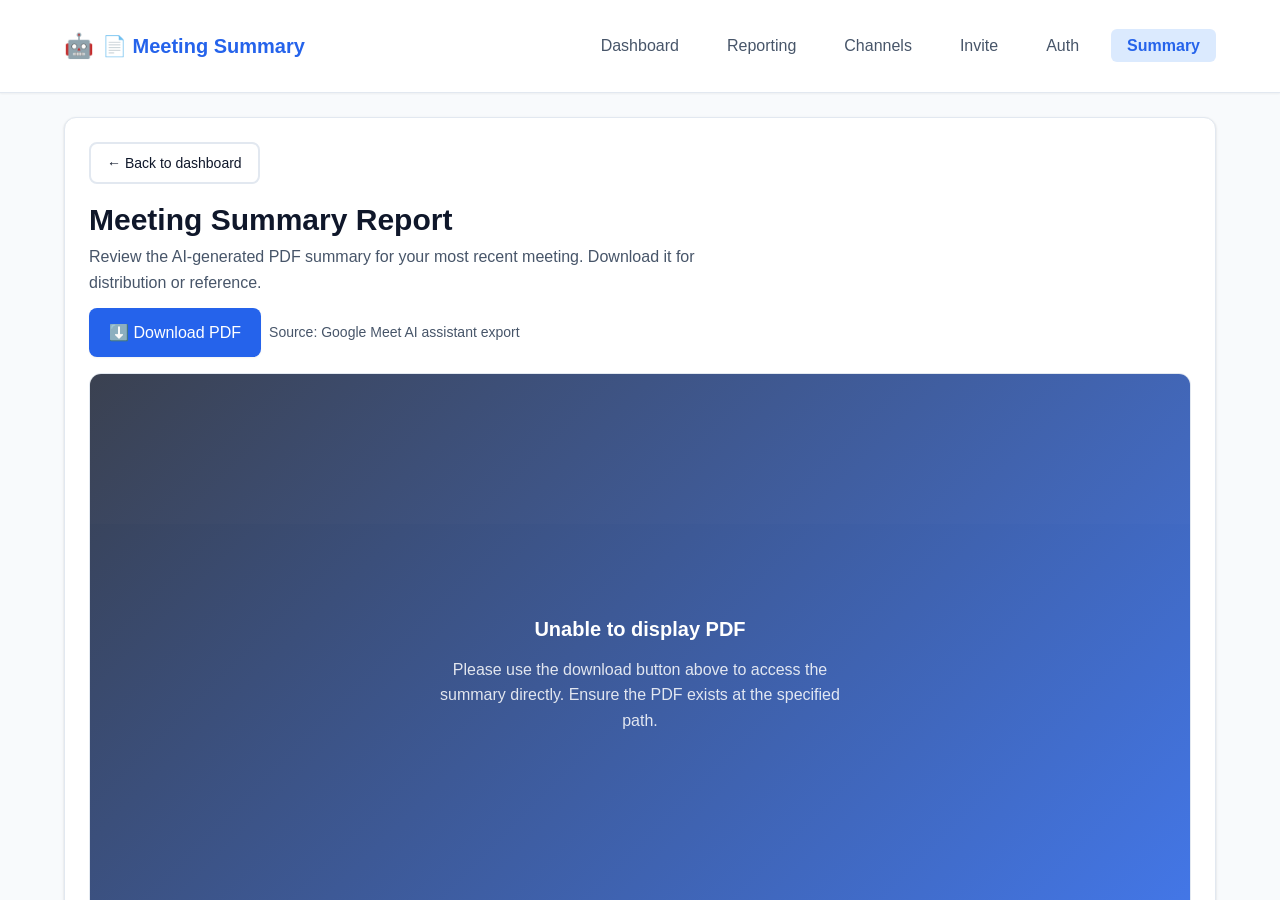
<file: summary.html>
<!DOCTYPE html>
<html lang="en">
<head>
    <meta charset="UTF-8">
    <meta name="viewport" content="width=device-width, initial-scale=1.0">
    <title>Meeting Summary Report</title>
    <link rel="stylesheet" href="styles.css">
    <style>
        .summary-wrapper {
            display: flex;
            flex-direction: column;
            gap: var(--space-4);
        }

        .summary-header {
            display: flex;
            flex-direction: column;
            gap: var(--space-3);
        }

        .summary-header h1 {
            margin: 0;
            font-size: var(--font-size-3xl);
            font-weight: 700;
            color: var(--text-primary);
        }

        .summary-header p {
            margin: 0;
            color: var(--text-secondary);
            max-width: 640px;
        }

        .summary-actions {
            display: flex;
            align-items: center;
            gap: var(--space-2);
            flex-wrap: wrap;
        }

        .summary-frame {
            position: relative;
            border-radius: 12px;
            border: 1px solid var(--border-color);
            overflow: hidden;
            min-height: 600px;
            background: var(--background-secondary);
        }

        .summary-frame iframe {
            width: 100%;
            height: 100%;
            border: none;
            background: var(--card-background);
        }

        .summary-fallback {
            position: absolute;
            inset: 0;
            display: flex;
            flex-direction: column;
            justify-content: center;
            align-items: center;
            gap: var(--space-3);
            padding: var(--space-6);
            text-align: center;
            background: linear-gradient(135deg, rgba(15, 23, 42, 0.82), rgba(37, 99, 235, 0.85));
            color: var(--text-white);
        }

        .summary-fallback h2 {
            margin: 0;
            font-size: var(--font-size-xl);
        }

        .summary-fallback p {
            margin: 0;
            max-width: 420px;
            opacity: 0.85;
        }

        @media (max-width: 768px) {
            .summary-frame {
                min-height: 420px;
            }

            .summary-header h1 {
                font-size: var(--font-size-2xl);
            }
        }
    </style>
</head>
<body>
    <div class="app-container">
        <header class="header">
            <div class="container">
                <nav class="nav">
                    <a href="dashboard.html" class="nav-brand">📄 Meeting Summary</a>
                    <ul class="nav-links">
                        <li><a href="dashboard.html" class="nav-link">Dashboard</a></li>
                        <li><a href="reporting.html" class="nav-link">Reporting</a></li>
                        <li><a href="channels.html" class="nav-link">Channels</a></li>
                        <li><a href="invite.html" class="nav-link">Invite</a></li>
                        <li><a href="auth.html" class="nav-link">Auth</a></li>
                        <li><a href="summary.html" class="nav-link active">Summary</a></li>
                    </ul>
                </nav>
            </div>
        </header>

        <main class="main">
            <div class="container">
                <section class="card summary-wrapper">
                    <div class="summary-header">
                        <a href="dashboard.html" class="btn btn-outline btn-sm" style="width: fit-content;">
                            ← Back to dashboard
                        </a>
                        <div>
                            <h1>Meeting Summary Report</h1>
                            <p>Review the AI-generated PDF summary for your most recent meeting. Download it for distribution or reference.</p>
                        </div>
                        <div class="summary-actions">
                            <a id="summary-download" href="#" class="btn btn-primary" target="_blank" rel="noopener" style="display: inline-flex; align-items: center; gap: var(--space-1);">
                                ⬇️ Download PDF
                            </a>
                            <span style="font-size: var(--font-size-sm); color: var(--text-secondary);">
                                Source: Google Meet AI assistant export
                            </span>
                        </div>
                    </div>

                    <div class="summary-frame">
                        <iframe id="summary-pdf" title="Meeting summary PDF"></iframe>
                        <div id="summary-fallback" class="summary-fallback" hidden>
                            <h2>Unable to display PDF</h2>
                            <p>Please use the download button above to access the summary directly. Ensure the PDF exists at the specified path.</p>
                        </div>
                    </div>
                </section>
            </div>
        </main>
    </div>

    <script>
        const ABSOLUTE_PDF_PATH = '/home/zylo/Desktop/meet/calendar-updated-2-latest/main_calendar/auth2.0_simple/Google Meet Summary Report.pdf';
        const RELATIVE_PDF_PATH = 'Google Meet Summary Report.pdf';

        document.addEventListener('DOMContentLoaded', () => {
            const pdfFrame = document.getElementById('summary-pdf');
            const fallback = document.getElementById('summary-fallback');
            const downloadLink = document.getElementById('summary-download');
            const resolvedPdf = resolvePdfUrl();

            if (resolvedPdf) {
                pdfFrame.src = resolvedPdf;
                downloadLink.href = resolvedPdf;
            } else {
                fallback.hidden = false;
                downloadLink.classList.add('btn-disabled');
                downloadLink.setAttribute('aria-disabled', 'true');
            }

            pdfFrame.addEventListener('error', () => {
                fallback.hidden = false;
            });
        });

        function resolvePdfUrl() {
            if (window.location.protocol === 'file:') {
                return `file://${encodeURI(ABSOLUTE_PDF_PATH)}`;
            }

            return encodeURI(RELATIVE_PDF_PATH);
        }
    </script>
</body>
</html>
</file>
<file: styles.css>
/* Professional AI Meeting Assistant - Clean & Readable Design */
:root {
    /* Primary Colors - High Contrast */
    --primary-color: #2563eb;
    --primary-hover: #1d4ed8;
    --primary-light: #dbeafe;
    --primary-dark: #1e40af;

    /* Status Colors */
    --success-color: #059669;
    --success-light: #d1fae5;
    --warning-color: #d97706;
    --warning-light: #fef3c7;
    --error-color: #dc2626;
    --error-light: #fee2e2;
    --info-color: #0891b2;
    --info-light: #cffafe;

    /* Neutral Colors - Optimized for Readability */
    --background-color: #f8fafc;
    --background-secondary: #f1f5f9;
    --card-background: #ffffff;
    --border-color: #e2e8f0;
    --border-light: #f1f5f9;

    /* Text Colors - WCAG AA Compliant */
    --text-primary: #0f172a;      /* 21:1 contrast ratio */
    --text-secondary: #475569;     /* 7.25:1 contrast ratio */
    --text-muted: #64748b;         /* 5.74:1 contrast ratio */
    --text-light: #94a3b8;        /* 4.54:1 contrast ratio */
    --text-white: #ffffff;

    /* Shadows - Subtle and Professional */
    --shadow-sm: 0 1px 2px 0 rgba(0, 0, 0, 0.05);
    --shadow: 0 1px 3px 0 rgba(0, 0, 0, 0.1), 0 1px 2px 0 rgba(0, 0, 0, 0.06);
    --shadow-md: 0 4px 6px -1px rgba(0, 0, 0, 0.1), 0 2px 4px -1px rgba(0, 0, 0, 0.06);
    --shadow-lg: 0 10px 15px -3px rgba(0, 0, 0, 0.1), 0 4px 6px -2px rgba(0, 0, 0, 0.05);

    /* Animation Timing - Subtle and Fast */
    --transition-fast: 0.15s ease-out;
    --transition-normal: 0.2s ease-out;
    --transition-slow: 0.3s ease-out;

    /* Typography Scale */
    --font-size-xs: 0.75rem;    /* 12px */
    --font-size-sm: 0.875rem;   /* 14px */
    --font-size-base: 1rem;     /* 16px - minimum for body text */
    --font-size-lg: 1.125rem;   /* 18px */
    --font-size-xl: 1.25rem;    /* 20px */
    --font-size-2xl: 1.5rem;    /* 24px */
    --font-size-3xl: 1.875rem;  /* 30px */

    /* Spacing Scale */
    --space-1: 0.25rem;  /* 4px */
    --space-2: 0.5rem;   /* 8px */
    --space-3: 0.75rem;  /* 12px */
    --space-4: 1rem;     /* 16px */
    --space-5: 1.25rem;  /* 20px */
    --space-6: 1.5rem;   /* 24px */
    --space-8: 2rem;     /* 32px */
    --space-10: 2.5rem;  /* 40px */
    --space-12: 3rem;    /* 48px */
}

/* Reset and Base Styles */
* {
    margin: 0;
    padding: 0;
    box-sizing: border-box;
}

html, body {
    height: 100vh;
    overflow: hidden;
    font-family: -apple-system, BlinkMacSystemFont, 'Segoe UI', Roboto, 'Helvetica Neue', Arial, sans-serif;
    font-size: var(--font-size-base);
    line-height: 1.6;
    color: var(--text-primary);
    background-color: var(--background-color);
    -webkit-font-smoothing: antialiased;
    -moz-osx-font-smoothing: grayscale;
}

/* Subtle background pattern for visual interest without distraction */
body::before {
    content: '';
    position: fixed;
    top: 0;
    left: 0;
    width: 100%;
    height: 100%;
    background:
        radial-gradient(circle at 25% 25%, rgba(37, 99, 235, 0.03) 0%, transparent 50%),
        radial-gradient(circle at 75% 75%, rgba(5, 150, 105, 0.03) 0%, transparent 50%);
    z-index: -1;
    pointer-events: none;
}

/* Layout System - Clean and Organized */
.app-container {
    display: flex;
    flex-direction: column;
    height: 100vh;
    overflow: hidden;
}

.dashboard-layout {
    display: flex;
    gap: var(--space-6);
    align-items: stretch;
}

.dashboard-sidebar {
    width: 220px;
    background: var(--card-background);
    border: 1px solid var(--border-color);
    border-radius: 12px;
    box-shadow: var(--shadow-sm);
    padding: var(--space-5);
    display: flex;
    flex-direction: column;
    gap: var(--space-4);
}

.dashboard-sidebar h2 {
    font-size: var(--font-size-lg);
    color: var(--text-primary);
}

.sidebar-links {
    display: flex;
    flex-direction: column;
    gap: var(--space-3);
}

.sidebar-link {
    display: flex;
    align-items: center;
    gap: var(--space-3);
    padding: var(--space-3) var(--space-4);
    border-radius: 8px;
    color: var(--text-secondary);
    text-decoration: none;
    background: transparent;
    border: 1px solid transparent;
    transition: all var(--transition-normal);
    font-weight: 500;
}

.sidebar-link:hover {
    border-color: var(--primary-color);
    color: var(--primary-color);
    background: rgba(37, 99, 235, 0.08);
}

.sidebar-link.active {
    background: rgba(37, 99, 235, 0.12);
    border-color: transparent;
    color: var(--primary-color);
}

.dashboard-main {
    flex: 1;
    min-width: 0;
}

.header {
    background: var(--card-background);
    border-bottom: 1px solid var(--border-color);
    padding: var(--space-4) 0;
    box-shadow: var(--shadow-sm);
    position: relative;
    z-index: 100;
    flex-shrink: 0;
}

.container {
    max-width: 1200px;
    margin: 0 auto;
    padding: 0 var(--space-6);
    width: 100%;
}

.nav {
    display: flex;
    justify-content: space-between;
    align-items: center;
    height: 60px;
}

.nav-brand {
    font-size: var(--font-size-xl);
    font-weight: 700;
    color: var(--primary-color);
    text-decoration: none;
    display: flex;
    align-items: center;
    gap: var(--space-2);
    transition: color var(--transition-fast);
}

.nav-brand:hover {
    color: var(--primary-hover);
}

.nav-brand::before {
    content: '🤖';
    font-size: var(--font-size-2xl);
    animation: subtle-pulse 3s ease-in-out infinite;
}

@keyframes subtle-pulse {
    0%, 100% { transform: scale(1); }
    50% { transform: scale(1.05); }
}

.nav-links {
    display: flex;
    list-style: none;
    gap: var(--space-4);
    align-items: center;
}

.nav-links a {
    color: var(--text-secondary);
    text-decoration: none;
    font-weight: 500;
    font-size: var(--font-size-base);
    padding: var(--space-2) var(--space-4);
    border-radius: 6px;
    transition: all var(--transition-fast);
    position: relative;
}

.nav-links a:hover {
    color: var(--primary-color);
    background-color: var(--primary-light);
}

.nav-links a.active {
    color: var(--primary-color);
    background-color: var(--primary-light);
    font-weight: 600;
}

.main {
    flex: 1;
    overflow-y: auto;
    overflow-x: hidden;
    padding: var(--space-6);
    display: flex;
    flex-direction: column;
}

/* Clean scrollbar styling */
.main::-webkit-scrollbar {
    width: 6px;
}

.main::-webkit-scrollbar-track {
    background: var(--background-secondary);
}

.main::-webkit-scrollbar-thumb {
    background: var(--border-color);
    border-radius: 3px;
}

.main::-webkit-scrollbar-thumb:hover {
    background: var(--text-muted);
}

/* Card Components - Clean and Professional */
.card {
    background: var(--card-background);
    border-radius: 12px;
    padding: var(--space-6);
    box-shadow: var(--shadow);
    border: 1px solid var(--border-color);
    transition: all var(--transition-normal);
    position: relative;
}

.card:hover {
    transform: translateY(-2px);
    box-shadow: var(--shadow-lg);
    border-color: var(--primary-light);
}

.card-header {
    margin-bottom: var(--space-6);
}

.card-title {
    font-size: var(--font-size-xl);
    font-weight: 600;
    color: var(--text-primary);
    margin-bottom: var(--space-2);
    line-height: 1.3;
}

.card-subtitle {
    color: var(--text-secondary);
    font-size: var(--font-size-base);
    font-weight: 400;
    line-height: 1.5;
}

/* Form Components - Accessible and Clear */
.form-group {
    margin-bottom: var(--space-5);
}

.form-label {
    display: block;
    margin-bottom: var(--space-2);
    font-weight: 500;
    color: var(--text-primary);
    font-size: var(--font-size-base);
}

.form-input {
    width: 100%;
    padding: var(--space-3) var(--space-4);
    border: 2px solid var(--border-color);
    border-radius: 8px;
    font-size: var(--font-size-base);
    background: var(--card-background);
    color: var(--text-primary);
    transition: all var(--transition-fast);
    font-family: inherit;
}

.form-input::placeholder {
    color: var(--text-muted);
}

.form-input:focus {
    outline: none;
    border-color: var(--primary-color);
    box-shadow: 0 0 0 3px rgba(37, 99, 235, 0.1);
}

.form-input:hover {
    border-color: var(--text-muted);
}

.form-input.error {
    border-color: var(--error-color);
    box-shadow: 0 0 0 3px rgba(220, 38, 38, 0.1);
}

.form-error {
    color: var(--error-color);
    font-size: var(--font-size-sm);
    margin-top: var(--space-1);
    font-weight: 500;
}

/* Button Components - Professional and Accessible */
.btn {
    display: inline-flex;
    align-items: center;
    justify-content: center;
    padding: var(--space-3) var(--space-5);
    border: none;
    border-radius: 8px;
    font-size: var(--font-size-base);
    font-weight: 500;
    text-decoration: none;
    cursor: pointer;
    transition: all var(--transition-fast);
    gap: var(--space-2);
    position: relative;
    font-family: inherit;
    min-height: 44px; /* Accessibility - minimum touch target */
}

.btn:focus {
    outline: 2px solid var(--primary-color);
    outline-offset: 2px;
}

.btn:disabled {
    opacity: 0.6;
    cursor: not-allowed;
    transform: none !important;
}

.btn-disabled {
    opacity: 0.45;
    cursor: default;
    pointer-events: none;
}

.btn-sm {
    padding: var(--space-2) var(--space-4);
    min-height: 36px;
    font-size: var(--font-size-sm);
}

.btn-primary {
    background-color: var(--primary-color);
    color: var(--text-white);
    box-shadow: var(--shadow-sm);
}

.btn-primary:hover:not(:disabled) {
    background-color: var(--primary-hover);
    transform: translateY(-1px);
    box-shadow: var(--shadow-md);
}

.btn-secondary {
    background-color: var(--text-secondary);
    color: var(--text-white);
    box-shadow: var(--shadow-sm);
}

.btn-secondary:hover:not(:disabled) {
    background-color: var(--text-primary);
    transform: translateY(-1px);
    box-shadow: var(--shadow-md);
}

.btn-success {
    background-color: var(--success-color);
    color: var(--text-white);
    box-shadow: var(--shadow-sm);
}

.btn-success:hover:not(:disabled) {
    background-color: #047857;
    transform: translateY(-1px);
    box-shadow: var(--shadow-md);
}

.btn-outline {
    background-color: transparent;
    border: 2px solid var(--border-color);
    color: var(--text-primary);
}

.btn-outline:hover:not(:disabled) {
    background-color: var(--background-secondary);
    border-color: var(--primary-color);
    color: var(--primary-color);
    transform: translateY(-1px);
}

/* Status Indicators - Clear and Meaningful */
.status {
    display: inline-flex;
    align-items: center;
    padding: var(--space-1) var(--space-3);
    border-radius: 20px;
    font-size: var(--font-size-sm);
    font-weight: 500;
    gap: var(--space-1);
}

.status-success {
    background-color: var(--success-light);
    color: var(--success-color);
}

.status-warning {
    background-color: var(--warning-light);
    color: var(--warning-color);
}

.status-error {
    background-color: var(--error-light);
    color: var(--error-color);
}

.status-info {
    background-color: var(--info-light);
    color: var(--info-color);
}

/* Alert Components */
.alert {
    padding: var(--space-4);
    border-radius: 8px;
    margin-bottom: var(--space-4);
    border-left: 4px solid;
    font-size: var(--font-size-base);
}

.alert-success {
    background-color: var(--success-light);
    color: var(--success-color);
    border-left-color: var(--success-color);
}

.alert-warning {
    background-color: var(--warning-light);
    color: var(--warning-color);
    border-left-color: var(--warning-color);
}

.alert-error {
    background-color: var(--error-light);
    color: var(--error-color);
    border-left-color: var(--error-color);
}

.alert-info {
    background-color: var(--info-light);
    color: var(--info-color);
    border-left-color: var(--info-color);
}

/* Loading Spinner - Subtle and Professional */
.loading-spinner {
    border: 3px solid var(--border-color);
    border-top: 3px solid var(--primary-color);
    border-radius: 50%;
    width: 24px;
    height: 24px;
    animation: spin 1s linear infinite;
    margin: 0 auto;
}

@keyframes spin {
    0% { transform: rotate(0deg); }
    100% { transform: rotate(360deg); }
}

/* Dashboard Layout - Organized and Efficient */
.dashboard-grid {
    display: grid;
    grid-template-columns: repeat(3, 1fr);
    gap: var(--space-6);
    height: calc(100vh - 180px);
    overflow: hidden;
}

.dashboard-section {
    display: flex;
    flex-direction: column;
    min-height: 0;
    background: var(--card-background);
    border-radius: 12px;
    box-shadow: var(--shadow);
    border: 1px solid var(--border-color);
    overflow: hidden;
}

.section-header {
    padding: var(--space-4) var(--space-5);
    background: var(--background-secondary);
    border-bottom: 1px solid var(--border-color);
    flex-shrink: 0;
}

.section-content {
    flex: 1;
    overflow-y: auto;
    padding: var(--space-4);
}

.section-content::-webkit-scrollbar {
    width: 4px;
}

.section-content::-webkit-scrollbar-track {
    background: var(--background-secondary);
}

.section-content::-webkit-scrollbar-thumb {
    background: var(--border-color);
    border-radius: 2px;
}

/* Stats Grid - Clear Metrics Display */
.stats-grid {
    display: grid;
    grid-template-columns: repeat(auto-fit, minmax(200px, 1fr));
    gap: var(--space-4);
    margin-bottom: var(--space-6);
}

.stat-card {
    background: var(--card-background);
    border-radius: 12px;
    padding: var(--space-5);
    text-align: center;
    border: 1px solid var(--border-color);
    box-shadow: var(--shadow-sm);
    transition: all var(--transition-fast);
}

.stat-card:hover {
    transform: translateY(-2px);
    box-shadow: var(--shadow-md);
    border-color: var(--primary-light);
}

.stat-number {
    font-size: var(--font-size-3xl);
    font-weight: 700;
    color: var(--primary-color);
    margin-bottom: var(--space-2);
    display: block;
    line-height: 1;
}

.stat-label {
    color: var(--text-secondary);
    font-size: var(--font-size-sm);
    font-weight: 500;
    text-transform: uppercase;
    letter-spacing: 0.5px;
}

/* Meeting Cards - Clean and Informative */
.meeting-card {
    background: var(--card-background);
    border-radius: 8px;
    padding: var(--space-4);
    margin-bottom: var(--space-3);
    border: 1px solid var(--border-color);
    box-shadow: var(--shadow-sm);
    transition: all var(--transition-fast);
}

.meeting-card:hover {
    transform: translateY(-1px);
    box-shadow: var(--shadow-md);
    border-color: var(--primary-light);
}

.meeting-header {
    display: flex;
    justify-content: space-between;
    align-items: flex-start;
    margin-bottom: var(--space-3);
}

.meeting-title {
    font-size: var(--font-size-lg);
    font-weight: 600;
    color: var(--text-primary);
    margin-bottom: var(--space-1);
    line-height: 1.3;
}

.meeting-time {
    font-size: var(--font-size-sm);
    color: var(--text-secondary);
    margin-bottom: var(--space-1);
}

.meeting-duration,
.participant-count {
    font-size: var(--font-size-sm);
    color: var(--text-muted);
}

.meeting-actions {
    display: flex;
    gap: var(--space-2);
    margin-top: var(--space-3);
}

.meeting-actions .btn {
    flex: 1;
    padding: var(--space-2) var(--space-3);
    font-size: var(--font-size-sm);
}

/* Modal Components - Accessible and Clean */
.modal-overlay {
    position: fixed;
    top: 0;
    left: 0;
    width: 100%;
    height: 100%;
    background: rgba(0, 0, 0, 0.5);
    z-index: 1000;
    display: flex;
    align-items: center;
    justify-content: center;
    padding: var(--space-4);
}

.modal-overlay.hidden {
    display: none;
}

.modal-content {
    background: var(--card-background);
    border-radius: 12px;
    box-shadow: var(--shadow-xl);
    width: 100%;
    max-width: 500px;
    max-height: 90vh;
    overflow-y: auto;
    position: relative;
    animation: modal-appear 0.2s ease-out;
}

@keyframes modal-appear {
    from {
        opacity: 0;
        transform: scale(0.95) translateY(-20px);
    }
    to {
        opacity: 1;
        transform: scale(1) translateY(0);
    }
}

.modal-header {
    padding: var(--space-6);
    border-bottom: 1px solid var(--border-color);
}

.modal-body {
    padding: var(--space-6);
}

.modal-footer {
    padding: var(--space-6);
    border-top: 1px solid var(--border-color);
    display: flex;
    gap: var(--space-3);
    justify-content: flex-end;
}

/* Login Page Specific Styles */
.login-container {
    display: flex;
    align-items: center;
    justify-content: center;
    min-height: calc(100vh - 80px);
    padding: var(--space-6);
}

.login-card {
    width: 100%;
    max-width: 400px;
    text-align: center;
}

.feature-grid {
    display: grid;
    grid-template-columns: repeat(auto-fit, minmax(250px, 1fr));
    gap: var(--space-4);
    margin: var(--space-6) 0;
}

.feature-item {
    background: var(--card-background);
    padding: var(--space-5);
    border-radius: 12px;
    border: 1px solid var(--border-color);
    box-shadow: var(--shadow-sm);
    text-align: center;
    transition: all var(--transition-fast);
}

.feature-item:hover {
    transform: translateY(-2px);
    box-shadow: var(--shadow-md);
    border-color: var(--primary-light);
}

.feature-icon {
    font-size: var(--font-size-3xl);
    margin-bottom: var(--space-3);
    display: block;
    animation: gentle-float 4s ease-in-out infinite;
}

.feature-item:nth-child(2) .feature-icon { animation-delay: 1s; }
.feature-item:nth-child(3) .feature-icon { animation-delay: 2s; }

@keyframes gentle-float {
    0%, 100% { transform: translateY(0); }
    50% { transform: translateY(-5px); }
}

.feature-item h3 {
    font-size: var(--font-size-lg);
    font-weight: 600;
    color: var(--text-primary);
    margin-bottom: var(--space-2);
}

.feature-item p {
    color: var(--text-secondary);
    font-size: var(--font-size-base);
    line-height: 1.5;
}

/* Responsive Design - Mobile-First Approach */
@media (max-width: 1200px) {
    .dashboard-grid {
        grid-template-columns: repeat(2, 1fr);
        gap: var(--space-4);
    }

    .stats-grid {
        grid-template-columns: repeat(2, 1fr);
        gap: var(--space-3);
    }

    .container {
        padding: 0 var(--space-4);
    }
}

@media (max-width: 768px) {
    .dashboard-grid {
        grid-template-columns: 1fr;
        gap: var(--space-3);
        height: auto;
    }

    .dashboard-section {
        max-height: 400px;
    }

    .stats-grid {
        grid-template-columns: repeat(2, 1fr);
        gap: var(--space-3);
        margin-bottom: var(--space-4);
    }

    .nav-links {
        gap: var(--space-2);
    }

    .nav-links a {
        padding: var(--space-2) var(--space-3);
        font-size: var(--font-size-sm);
    }

    .feature-grid {
        grid-template-columns: 1fr;
        gap: var(--space-3);
    }

    .main {
        padding: var(--space-4);
    }

    .card {
        padding: var(--space-4);
    }

    .modal-content {
        margin: var(--space-2);
        max-width: calc(100vw - 32px);
    }
}

@media (max-width: 480px) {
    .container {
        padding: 0 var(--space-3);
    }

    .nav-brand {
        font-size: var(--font-size-lg);
    }

    .stats-grid {
        grid-template-columns: 1fr;
        gap: var(--space-2);
    }

    .stat-card {
        padding: var(--space-3);
    }

    .stat-number {
        font-size: var(--font-size-2xl);
    }

    .meeting-actions {
        flex-direction: column;
    }

    .meeting-actions .btn {
        flex: none;
    }

    .modal-header,
    .modal-body,
    .modal-footer {
        padding: var(--space-4);
    }
}

/* Utility Classes */
.text-center { text-align: center; }
.text-left { text-align: left; }
.text-right { text-align: right; }

.flex { display: flex; }
.flex-col { flex-direction: column; }
.items-center { align-items: center; }
.justify-center { justify-content: center; }
.justify-between { justify-content: space-between; }
.justify-end { justify-content: flex-end; }

.gap-2 { gap: var(--space-2); }
.gap-3 { gap: var(--space-3); }
.gap-4 { gap: var(--space-4); }

.mb-2 { margin-bottom: var(--space-2); }
.mb-3 { margin-bottom: var(--space-3); }
.mb-4 { margin-bottom: var(--space-4); }
.mb-6 { margin-bottom: var(--space-6); }
.mt-3 { margin-top: var(--space-3); }
.mt-4 { margin-top: var(--space-4); }
.mt-6 { margin-top: var(--space-6); }

.hidden { display: none !important; }
.sr-only {
    position: absolute;
    width: 1px;
    height: 1px;
    padding: 0;
    margin: -1px;
    overflow: hidden;
    clip: rect(0, 0, 0, 0);
    white-space: nowrap;
    border: 0;
}

.btn-outline:hover {
    background-color: var(--background-color);
}

.btn:disabled {
    opacity: 0.6;
    cursor: not-allowed;
}

/* Status Indicators */
.status {
    display: inline-flex;
    align-items: center;
    padding: 0.25rem 0.75rem;
    border-radius: 9999px;
    font-size: 0.875rem;
    font-weight: 500;
    gap: 0.5rem;
}

.status-success {
    background-color: rgba(16, 185, 129, 0.1);
    color: var(--success-color);
}

.status-warning {
    background-color: rgba(245, 158, 11, 0.1);
    color: var(--warning-color);
}

.status-error {
    background-color: rgba(239, 68, 68, 0.1);
    color: var(--error-color);
}

.status-info {
    background-color: rgba(37, 99, 235, 0.1);
    color: var(--primary-color);
}

/* Meeting Cards */
.meeting-grid {
    display: grid;
    grid-template-columns: repeat(auto-fill, minmax(350px, 1fr));
    gap: 1.5rem;
    margin-top: 2rem;
}

.meeting-card {
    background: var(--card-background);
    border-radius: 8px;
    padding: 1.5rem;
    box-shadow: var(--shadow);
    border: 1px solid var(--border-color);
    transition: box-shadow 0.2s;
}

.meeting-card:hover {
    box-shadow: var(--shadow-lg);
}

.meeting-header {
    display: flex;
    justify-content: space-between;
    align-items: flex-start;
    margin-bottom: 1rem;
}

.meeting-title {
    font-size: 1.125rem;
    font-weight: 600;
    color: var(--text-primary);
    margin-bottom: 0.25rem;
}

.meeting-time {
    color: var(--text-secondary);
    font-size: 0.875rem;
}

.meeting-actions {
    display: flex;
    gap: 0.5rem;
    margin-top: 1rem;
}

/* Alerts */
.alert {
    padding: 1rem;
    border-radius: 6px;
    margin-bottom: 1rem;
}

.alert-success {
    background-color: rgba(16, 185, 129, 0.1);
    border: 1px solid rgba(16, 185, 129, 0.2);
    color: #065f46;
}

.alert-error {
    background-color: rgba(239, 68, 68, 0.1);
    border: 1px solid rgba(239, 68, 68, 0.2);
    color: #991b1b;
}

.alert-info {
    background-color: rgba(37, 99, 235, 0.1);
    border: 1px solid rgba(37, 99, 235, 0.2);
    color: #1e40af;
}

/* Loading States */
.loading {
    display: inline-block;
    width: 20px;
    height: 20px;
    border: 2px solid var(--border-color);
    border-radius: 50%;
    border-top-color: var(--primary-color);
    animation: spin 1s ease-in-out infinite;
}

@keyframes spin {
    to { transform: rotate(360deg); }
}

/* Mobile Navigation */
.mobile-menu-toggle {
    display: none;
}

.nav-links.mobile-open {
    display: flex !important;
}

/* Responsive Design */
@media (max-width: 768px) {
    .container {
        padding: 0 0.5rem;
    }

    .nav {
        position: relative;
    }

    .mobile-menu-toggle {
        display: block !important;
    }

    .nav-links {
        display: none;
        position: absolute;
        top: 100%;
        left: 0;
        right: 0;
        background: var(--card-background);
        border: 1px solid var(--border-color);
        border-radius: 8px;
        box-shadow: var(--shadow-lg);
        flex-direction: column;
        padding: 1rem;
        gap: 0.5rem;
        z-index: 1000;
    }

    .nav-links.mobile-open {
        display: flex;
    }

    .nav-links a {
        padding: 0.75rem;
        border-radius: 6px;
        transition: background-color 0.2s;
    }

    .nav-links a:hover {
        background-color: var(--background-color);
    }

    .meeting-grid {
        grid-template-columns: 1fr;
    }

    .btn {
        width: 100%;
        justify-content: center;
    }

    .card {
        margin-bottom: 1rem;
    }

    /* Stack form actions vertically on mobile */
    .meeting-actions {
        display: flex;
        flex-direction: column;
        gap: 0.5rem;
    }

    .meeting-actions .btn {
        width: 100%;
    }

    /* Adjust hero text size on mobile */
    h1 {
        font-size: 2rem !important;
    }

    /* Make status indicators stack on mobile */
    #system-overview {
        flex-direction: column;
        gap: 1rem;
    }

    #system-overview > div {
        width: 100%;
    }
}

@media (max-width: 480px) {
    .container {
        padding: 0 0.25rem;
    }

    .card {
        padding: 1rem;
    }

    .nav-brand {
        font-size: 1.25rem;
    }

    .btn {
        padding: 0.625rem 1rem;
        font-size: 0.875rem;
    }

    .meeting-title {
        font-size: 1rem;
    }

    .meeting-time {
        font-size: 0.75rem;
    }

    /* Adjust grid layouts for very small screens */
    .meeting-grid {
        gap: 1rem;
    }

    /* Make modals full-width on small screens */
    #manual-join-modal .card {
        width: 95%;
        margin: 1rem;
    }
}

/* Utility Classes */
.text-center { text-align: center; }
.text-right { text-align: right; }
.mb-1 { margin-bottom: 0.25rem; }
.mb-2 { margin-bottom: 0.5rem; }
.mb-3 { margin-bottom: 1rem; }
.mb-4 { margin-bottom: 1.5rem; }
.mt-1 { margin-top: 0.25rem; }
.mt-2 { margin-top: 0.5rem; }
.mt-3 { margin-top: 1rem; }
.mt-4 { margin-top: 1.5rem; }
.hidden { display: none !important; }
.flex { display: flex; }
.justify-between { justify-content: space-between; }
.items-center { align-items: center; }

/* Modal Styles */
.modal-overlay {
    position: fixed;
    top: 0;
    left: 0;
    width: 100%;
    height: 100%;
    background: rgba(0, 0, 0, 0.5);
    z-index: 1000;
    display: flex;
    align-items: center;
    justify-content: center;
}

.modal-overlay.hidden {
    display: none !important;
}

.modal-content {
    background: var(--card-bg);
    border: 1px solid var(--border-color);
    border-radius: 8px;
    box-shadow: 0 4px 6px rgba(0, 0, 0, 0.1);
    width: 90%;
    max-width: 500px;
    margin: 0;
    padding: 1.5rem;
    position: relative;
}

/* Loading Spinner */
.loading-spinner {
    border: 3px solid var(--border-color);
    border-top: 3px solid var(--primary-color);
    border-radius: 50%;
    width: 30px;
    height: 30px;
    animation: spin 1s linear infinite;
    margin: 0 auto 1rem;
}

@keyframes spin {
    0% { transform: rotate(0deg); }
    100% { transform: rotate(360deg); }
}

/* Content Viewer Styles */
.transcript-content {
    font-family: 'Courier New', monospace;
    line-height: 1.6;
    white-space: pre-wrap;
    background: var(--bg-color);
    padding: 1rem;
    border-radius: 4px;
    border: 1px solid var(--border-color);
    max-height: 400px;
    overflow-y: auto;
}

.summary-content {
    line-height: 1.6;
}

.summary-section {
    margin-bottom: 1.5rem;
    padding: 1rem;
    background: var(--bg-color);
    border-radius: 4px;
    border: 1px solid var(--border-color);
}

.summary-section h3 {
    color: var(--primary-color);
    margin-bottom: 0.5rem;
    font-size: 1.1rem;
}

.summary-section ul {
    margin: 0.5rem 0;
    padding-left: 1.5rem;
}

.summary-section li {
    margin-bottom: 0.25rem;
}

.action-item {
    background: var(--card-bg);
    padding: 0.75rem;
    margin: 0.5rem 0;
    border-radius: 4px;
    border-left: 3px solid var(--primary-color);
}

.action-item strong {
    color: var(--primary-color);
}

/* Real-time Status Indicators */
.status-success {
    background: var(--success-color);
    color: white;
}

.status-warning {
    background: var(--warning-color);
    color: white;
}

.status-error {
    background: var(--error-color);
    color: white;
}

.status-info {
    background: var(--info-color);
    color: white;
}

.connection-status,
.recording-status {
    font-weight: 500;
}

/* Meeting card animations for real-time updates */
.meeting-card {
    transition: border-left 0.3s ease;
}

.meeting-card[data-meeting-id] {
    position: relative;
}

.meeting-card[data-meeting-id]::before {
    content: '';
    position: absolute;
    top: 0;
    left: 0;
    width: 3px;
    height: 100%;
    background: transparent;
    transition: background 0.3s ease;
}

.meeting-card.updated::before {
    background: var(--success-color);
}

/* Compact Meeting Cards for No-Scroll Layout */
.meeting-card {
    margin-bottom: 0.75rem;
    padding: 1rem;
    font-size: 0.9rem;
}

.meeting-card .meeting-title {
    font-size: 1rem;
    margin-bottom: 0.25rem;
}

.meeting-card .meeting-time {
    font-size: 0.8rem;
    margin-bottom: 0.5rem;
}

.meeting-actions {
    display: flex;
    gap: 0.5rem;
    margin-top: 0.75rem;
}

.meeting-actions .btn {
    padding: 0.5rem 0.75rem;
    font-size: 0.8rem;
    flex: 1;
}

/* Responsive Design for No-Scroll Layout */
@media (max-width: 1200px) {
    .dashboard-grid {
        grid-template-columns: 1fr 1fr;
        gap: 0.75rem;
    }

    .stats-grid {
        grid-template-columns: repeat(2, 1fr);
        gap: 0.75rem;
    }
}

@media (max-width: 768px) {
    .dashboard-grid {
        grid-template-columns: 1fr;
        gap: 0.5rem;
        height: auto;
    }

    .dashboard-section {
        max-height: 300px;
    }

    .stats-grid {
        grid-template-columns: repeat(2, 1fr);
        gap: 0.5rem;
        margin-bottom: 0.5rem;
    }

    .stat-card {
        padding: 1rem;
    }

    .stat-number {
        font-size: 2rem;
    }

    .nav-links {
        gap: 1rem;
    }

    .nav-links a {
        padding: 0.4rem 0.8rem;
        font-size: 0.9rem;
    }

    .feature-grid {
        grid-template-columns: 1fr;
        gap: 0.75rem;
    }

    .login-container {
        padding: 1rem;
    }
}

@media (max-width: 480px) {
    .container {
        padding: 0 1rem;
    }

    .nav-brand {
        font-size: 1.2rem;
    }

    .nav-brand::before {
        font-size: 1.4rem;
    }

    .stats-grid {
        grid-template-columns: 1fr;
    }

    .card {
        padding: 1rem;
    }

    .card-title {
        font-size: 1.2rem;
    }

    .btn {
        padding: 0.75rem 1.25rem;
        font-size: 0.9rem;
    }
}

/* Enhanced Visual Effects */
.pulse {
    animation: pulse 2s infinite;
}

@keyframes pulse {
    0% { opacity: 1; }
    50% { opacity: 0.7; }
    100% { opacity: 1; }
}

.glow {
    box-shadow: 0 0 20px rgba(99, 102, 241, 0.3);
}

.slide-in {
    animation: slideIn 0.5s ease-out;
}

@keyframes slideIn {
    from {
        opacity: 0;
        transform: translateY(20px);
    }
    to {
        opacity: 1;
        transform: translateY(0);
    }
}

/* Auth-specific styles */
.auth-container {
    display: flex;
    align-items: center;
    justify-content: center;
    min-height: calc(100vh - 80px);
    padding: 2rem;
}

.auth-card {
    max-width: 700px;
    width: 100%;
    text-align: center;
}

.google-auth-container {
    margin: 2rem 0;
}

.btn-google {
    background: #ffffff;
    color: #1f2937;
    border: 2px solid #e5e7eb;
    display: flex;
    align-items: center;
    justify-content: center;
    gap: 0.75rem;
    font-weight: 500;
    transition: all var(--transition-normal);
}

.btn-google:hover {
    background: #f9fafb;
    border-color: #d1d5db;
    transform: translateY(-1px);
    box-shadow: var(--shadow-md);
}

.google-icon {
    flex-shrink: 0;
}

.auth-info {
    display: grid;
    grid-template-columns: 1fr;
    gap: 1rem;
    margin-top: 2rem;
    text-align: left;
}

.info-card {
    background: rgba(255, 255, 255, 0.05);
    padding: 1.5rem;
    border-radius: 12px;
    border: 1px solid rgba(255, 255, 255, 0.1);
    transition: all var(--transition-normal);
}

.info-card:hover {
    background: rgba(255, 255, 255, 0.08);
    transform: translateY(-2px);
}

.info-card h3 {
    font-size: 1.125rem;
    font-weight: 600;
    margin-bottom: 0.5rem;
    color: var(--text-primary);
}

.info-card p {
    color: var(--text-secondary);
    font-size: 0.9rem;
    line-height: 1.5;
}

.loading-container {
    display: flex;
    flex-direction: column;
    align-items: center;
    justify-content: center;
    padding: 2rem;
}

.loading-spinner {
    width: 40px;
    height: 40px;
    border: 3px solid var(--border-color);
    border-top: 3px solid var(--primary-color);
    border-radius: 50%;
    animation: spin 1s linear infinite;
    margin-bottom: 1rem;
}

@keyframes spin {
    0% { transform: rotate(0deg); }
    100% { transform: rotate(360deg); }
}

.loading-text {
    color: var(--text-secondary);
    font-size: 0.9rem;
}

.success-container {
    display: flex;
    flex-direction: column;
    align-items: center;
    justify-content: center;
    padding: 2rem;
}

.success-icon {
    font-size: 3rem;
    margin-bottom: 1rem;
}

.meetings-container {
    margin-top: 2rem;
}

.meetings-list {
    display: grid;
    gap: 1rem;
}

.meeting-card {
    text-align: left;
    transition: all var(--transition-normal);
}

.meeting-card:hover {
    transform: translateY(-2px);
    box-shadow: var(--shadow-lg);
}

.meeting-header {
    display: flex;
    justify-content: between;
    align-items: flex-start;
    margin-bottom: 1rem;
    gap: 1rem;
}

.meeting-title {
    font-size: 1.125rem;
    font-weight: 600;
    color: var(--text-primary);
    flex: 1;
}

.meeting-status {
    padding: 0.25rem 0.75rem;
    border-radius: 20px;
    font-size: 0.75rem;
    font-weight: 500;
    white-space: nowrap;
}

.status-upcoming {
    background: var(--info-light);
    color: var(--info-color);
}

.status-active {
    background: var(--error-light);
    color: var(--error-color);
    animation: pulse 2s infinite;
}

.meeting-details {
    display: grid;
    gap: 0.75rem;
}

.meeting-time {
    color: var(--text-secondary);
    font-size: 0.9rem;
}

.meeting-url {
    color: var(--text-secondary);
    font-size: 0.9rem;
}

.meeting-link {
    color: var(--primary-color);
    text-decoration: none;
    font-weight: 500;
}

.meeting-link:hover {
    text-decoration: underline;
}

.meeting-description {
    color: var(--text-secondary);
    font-size: 0.9rem;
    line-height: 1.5;
}

.no-meetings {
    text-align: center;
    padding: 3rem 2rem;
    color: var(--text-secondary);
}

.no-meetings-icon {
    font-size: 3rem;
    margin-bottom: 1rem;
}

.no-meetings h3 {
    font-size: 1.25rem;
    font-weight: 600;
    margin-bottom: 0.5rem;
    color: var(--text-primary);
}

/* Features grid for home page */
.features-grid {
    display: grid;
    grid-template-columns: repeat(auto-fit, minmax(300px, 1fr));
    gap: 2rem;
    margin: 2rem 0;
}

.feature-card {
    text-align: center;
    transition: all var(--transition-normal);
}

.feature-card:hover {
    transform: translateY(-4px);
    box-shadow: var(--shadow-lg);
}

.feature-icon {
    font-size: 2.5rem;
    margin-bottom: 1rem;
}

.steps-grid {
    display: grid;
    grid-template-columns: repeat(auto-fit, minmax(250px, 1fr));
    gap: 2rem;
    margin: 2rem 0;
}

.step-card {
    text-align: center;
    position: relative;
}

.step-number {
    display: inline-flex;
    align-items: center;
    justify-content: center;
    width: 3rem;
    height: 3rem;
    background: var(--primary-color);
    color: white;
    border-radius: 50%;
    font-size: 1.25rem;
    font-weight: 700;
    margin-bottom: 1rem;
}

.cta-section {
    background: linear-gradient(135deg, var(--primary-light) 0%, rgba(37, 99, 235, 0.1) 100%);
}

.footer {
    background: var(--card-background);
    border-top: 1px solid var(--border-color);
}

/* Alert styles */
.alert {
    padding: 1rem;
    border-radius: 8px;
    font-size: 0.9rem;
    line-height: 1.5;
}

.alert-success {
    background: var(--success-light);
    color: var(--success-color);
    border: 1px solid rgba(5, 150, 105, 0.2);
}

.alert-error {
    background: var(--error-light);
    color: var(--error-color);
    border: 1px solid rgba(220, 38, 38, 0.2);
}

.alert-warning {
    background: var(--warning-light);
    color: var(--warning-color);
    border: 1px solid rgba(217, 119, 6, 0.2);
}

.alert-info {
    background: var(--info-light);
    color: var(--info-color);
    border: 1px solid rgba(8, 145, 178, 0.2);
}

/* Dashboard-specific styles */
.dashboard-grid {
    display: grid;
    grid-template-columns: 2fr 1fr;
    gap: 2rem;
}

.stats-grid {
    display: grid;
    grid-template-columns: repeat(auto-fit, minmax(200px, 1fr));
    gap: 1rem;
}

.stat-card {
    display: flex;
    align-items: center;
    gap: 1rem;
    padding: 1.5rem;
    transition: all var(--transition-normal);
}

.stat-card:hover {
    transform: translateY(-2px);
    box-shadow: var(--shadow-md);
}

.stat-icon {
    font-size: 2rem;
    opacity: 0.8;
}

.stat-content {
    flex: 1;
}

.stat-number {
    font-size: 1.75rem;
    font-weight: 700;
    color: var(--text-primary);
    line-height: 1;
}

.stat-label {
    font-size: 0.875rem;
    color: var(--text-secondary);
    margin-top: 0.25rem;
}

.sidebar {
    display: flex;
    flex-direction: column;
    gap: 1rem;
}

.quick-actions {
    display: flex;
    flex-direction: column;
    gap: 0.5rem;
}

.status-items {
    display: flex;
    flex-direction: column;
    gap: 0.75rem;
}

.status-item {
    display: flex;
    justify-content: space-between;
    align-items: center;
}

.status-label {
    font-size: 0.875rem;
    color: var(--text-secondary);
}

.status-indicator {
    padding: 0.25rem 0.75rem;
    border-radius: 12px;
    font-size: 0.75rem;
    font-weight: 500;
}

.status-connected {
    background: var(--success-light);
    color: var(--success-color);
}

.status-ready {
    background: var(--info-light);
    color: var(--info-color);
}

.status-error {
    background: var(--error-light);
    color: var(--error-color);
}

.activity-list {
    display: flex;
    flex-direction: column;
    gap: 0.75rem;
}

.activity-item {
    display: flex;
    align-items: flex-start;
    gap: 0.75rem;
}

.activity-icon {
    font-size: 1rem;
    margin-top: 0.125rem;
}

.activity-content {
    flex: 1;
}

.activity-title {
    font-size: 0.875rem;
    color: var(--text-primary);
    font-weight: 500;
}

.activity-time {
    font-size: 0.75rem;
    color: var(--text-muted);
    margin-top: 0.125rem;
}

.card-actions {
    display: flex;
    gap: 0.5rem;
}

/* Responsive design for dashboard */
@media (max-width: 1024px) {
    .dashboard-grid {
        grid-template-columns: 1fr;
    }

    .sidebar {
        order: -1;
    }
}

@media (max-width: 768px) {
    .stats-grid {
        grid-template-columns: repeat(2, 1fr);
    }

    .stat-card {
        padding: 1rem;
    }

    .stat-number {
        font-size: 1.5rem;
    }
}

@media (max-width: 480px) {
    .stats-grid {
        grid-template-columns: 1fr;
    }

    .dashboard-header h1 {
        font-size: 2rem !important;
    }

    .nav-links {
        flex-direction: column;
        gap: 0.5rem;
    }
}

/* Calendar-specific styles */
.calendar-container {
    margin-top: 2rem;
}

.calendar-stats {
    display: grid;
    grid-template-columns: repeat(auto-fit, minmax(200px, 1fr));
    gap: 1rem;
    margin-bottom: 2rem;
}

.calendar-events {
    display: grid;
    gap: 1rem;
}

.event-card {
    text-align: left;
    transition: all var(--transition-normal);
    border-left: 4px solid var(--primary-color);
}

.event-card:hover {
    transform: translateY(-2px);
    box-shadow: var(--shadow-lg);
    border-left-color: var(--primary-hover);
}

.event-header {
    display: flex;
    justify-content: space-between;
    align-items: flex-start;
    margin-bottom: 1rem;
    gap: 1rem;
}

.event-title {
    font-size: 1.125rem;
    font-weight: 600;
    color: var(--text-primary);
    flex: 1;
    line-height: 1.4;
}

.event-status {
    padding: 0.25rem 0.75rem;
    border-radius: 20px;
    font-size: 0.75rem;
    font-weight: 500;
    white-space: nowrap;
    flex-shrink: 0;
}

.status-upcoming {
    background: var(--info-light);
    color: var(--info-color);
}

.status-active {
    background: var(--error-light);
    color: var(--error-color);
    animation: pulse 2s infinite;
}

.status-completed {
    background: var(--success-light);
    color: var(--success-color);
}

.event-details {
    display: grid;
    gap: 0.75rem;
}

.event-time {
    color: var(--text-secondary);
    font-size: 0.9rem;
    font-weight: 500;
}

.event-location {
    color: var(--text-secondary);
    font-size: 0.9rem;
}

.event-meeting {
    color: var(--text-secondary);
    font-size: 0.9rem;
}

.meeting-link {
    color: var(--primary-color);
    text-decoration: none;
    font-weight: 500;
    padding: 0.25rem 0.5rem;
    border-radius: 4px;
    background: var(--primary-light);
    display: inline-block;
    margin-top: 0.25rem;
    transition: all var(--transition-normal);
}

.meeting-link:hover {
    background: var(--primary-color);
    color: white;
    text-decoration: none;
}

.event-description {
    color: var(--text-secondary);
    font-size: 0.9rem;
    line-height: 1.5;
    max-height: 3rem;
    overflow: hidden;
    text-overflow: ellipsis;
}

.event-attendees {
    color: var(--text-secondary);
    font-size: 0.85rem;
}

.no-events {
    text-align: center;
    padding: 3rem 2rem;
    color: var(--text-secondary);
}

.no-events-icon {
    font-size: 3rem;
    margin-bottom: 1rem;
    opacity: 0.6;
}

.no-events h3 {
    font-size: 1.25rem;
    font-weight: 600;
    margin-bottom: 0.5rem;
    color: var(--text-primary);
}

.no-events p {
    font-size: 0.9rem;
    color: var(--text-muted);
}

/* Enhanced card actions */
.card-actions {
    display: flex;
    gap: 0.5rem;
    align-items: center;
}

/* Responsive calendar styles */
@media (max-width: 768px) {
    .calendar-stats {
        grid-template-columns: repeat(2, 1fr);
    }

    .event-header {
        flex-direction: column;
        align-items: flex-start;
        gap: 0.5rem;
    }

    .event-status {
        align-self: flex-start;
    }
}

@media (max-width: 480px) {
    .calendar-stats {
        grid-template-columns: 1fr;
    }

    .event-card {
        padding: 1rem;
    }

    .event-title {
        font-size: 1rem;
    }

    .card-actions {
        flex-direction: column;
        width: 100%;
    }

    .card-actions .btn {
        width: 100%;
    }
}

/* Dashboard-specific styles */
.dashboard-content {
    max-width: 1200px;
    margin: 0 auto;
}

.dashboard-controls {
    display: flex;
    justify-content: space-between;
    align-items: center;
    margin-bottom: 2rem;
    padding: 1rem;
    background: var(--card-background);
    border-radius: 8px;
    border: 1px solid var(--border-color);
}

.time-filter {
    display: flex;
    align-items: center;
    gap: 0.5rem;
}

.form-select {
    padding: 0.5rem;
    border: 1px solid var(--border-color);
    border-radius: 4px;
    background: var(--card-background);
    color: var(--text-primary);
    font-size: 0.9rem;
}

.form-select:focus {
    outline: none;
    border-color: var(--primary-color);
    box-shadow: 0 0 0 2px rgba(37, 99, 235, 0.1);
}

.events-sections {
    display: grid;
    gap: 2rem;
}

.events-section {
    margin-bottom: 2rem;
}

.events-list {
    display: grid;
    gap: 1rem;
}

.no-events-small {
    padding: 2rem;
    text-align: center;
    color: var(--text-muted);
    background: var(--background-secondary);
    border-radius: 8px;
}

/* Enhanced event cards for dashboard */
.event-card {
    border-left: 4px solid var(--border-color);
    transition: all var(--transition-normal);
}

.event-card:hover {
    border-left-color: var(--primary-color);
    transform: translateY(-1px);
    box-shadow: var(--shadow-md);
}

.status-active .event-card,
.event-card .status-active {
    border-left-color: var(--error-color);
}

.status-upcoming .event-card,
.event-card .status-upcoming {
    border-left-color: var(--info-color);
}

.status-completed .event-card,
.event-card .status-completed {
    border-left-color: var(--success-color);
}

/* Responsive dashboard */
@media (max-width: 768px) {
    .dashboard-controls {
        flex-direction: column;
        gap: 1rem;
        align-items: stretch;
    }

    .time-filter {
        justify-content: center;
    }

    .stats-grid {
        grid-template-columns: repeat(2, 1fr);
    }
}

@media (max-width: 480px) {
    .stats-grid {
        grid-template-columns: 1fr;
    }

    .dashboard-header h1 {
        font-size: 2rem !important;
    }

    .event-header {
        flex-direction: column;
        align-items: flex-start;
        gap: 0.5rem;
    }
}

/* Utility Classes */
.text-center { text-align: center; }
.text-left { text-align: left; }
.text-right { text-align: right; }

.flex { display: flex; }
.flex-col { flex-direction: column; }
.items-center { align-items: center; }
.justify-center { justify-content: center; }
.justify-between { justify-content: space-between; }
.gap-2 { gap: 0.5rem; }
.gap-4 { gap: 1rem; }

/* Enhanced Meeting Card Styles */
.meeting-card.meeting-live {
    border-left: 4px solid var(--success-color);
    background: linear-gradient(135deg, var(--card-background) 0%, var(--success-light) 100%);
}

.mb-2 { margin-bottom: 0.5rem; }
.mb-3 { margin-bottom: 0.75rem; }
.mb-4 { margin-bottom: 1rem; }
.mt-3 { margin-top: 0.75rem; }
.mt-4 { margin-top: 1rem; }

.hidden { display: none !important; }
.gap-2 { gap: 0.5rem; }
.gap-4 { gap: 1rem; }

/* Enhanced Meeting Card Styles */
.meeting-card.meeting-live {
    border-left: 4px solid var(--success-color);
    background: linear-gradient(135deg, var(--card-background) 0%, var(--success-light) 100%);
}

.meeting-card.meeting-soon {
    border-left: 4px solid var(--warning-color);
    background: linear-gradient(135deg, var(--card-background) 0%, var(--warning-light) 100%);
}

.meeting-card.meeting-active {
    border-left: 4px solid var(--error-color);
    background: linear-gradient(135deg, var(--card-background) 0%, var(--error-light) 100%);
}

.meeting-attendees {
    color: var(--text-muted);
    font-size: var(--font-size-xs);
    margin: 0.25rem 0;
}

.meeting-user {
    color: var(--text-muted);
    font-size: var(--font-size-xs);
    margin: 0.25rem 0 0 0;
}

/* Countdown Timer */
.countdown-timer {
    background: var(--primary-light);
    border: 1px solid var(--primary-color);
    border-radius: 6px;
    padding: 0.5rem 0.75rem;
    margin: 0.5rem 0;
    display: inline-flex;
    align-items: center;
    gap: 0.5rem;
    font-size: var(--font-size-sm);
}

.countdown-label {
    color: var(--text-secondary);
    font-weight: 500;
}

.countdown-value {
    color: var(--primary-color);
    font-weight: 600;
    font-family: 'Courier New', monospace;
}

.countdown-timer.countdown-expired {
    background: var(--warning-light);
    border-color: var(--warning-color);
}

.countdown-timer.countdown-expired .countdown-value {
    color: var(--warning-color);
    animation: pulse 1s infinite;
}

/* Duration Timer */
.meeting-duration {
    background: var(--success-light);
    border: 1px solid var(--success-color);
    border-radius: 6px;
    padding: 0.5rem 0.75rem;
    margin: 0.5rem 0;
    display: inline-flex;
    align-items: center;
    gap: 0.5rem;
    font-size: var(--font-size-sm);
}

.duration-label {
    color: var(--text-secondary);
    font-weight: 500;
}

.duration-value {
    color: var(--success-color);
    font-weight: 600;
    font-family: 'Courier New', monospace;
}

/* Channels Page */
.channels-layout {
    display: grid;
    grid-template-columns: 260px minmax(0, 1fr);
    gap: var(--space-6);
    height: calc(100vh - 160px);
}

.channels-sidebar {
    background: var(--card-background);
    border: 1px solid var(--border-color);
    border-radius: 12px;
    box-shadow: var(--shadow-sm);
    display: flex;
    flex-direction: column;
    padding: var(--space-5);
    gap: var(--space-4);
}

.channels-sidebar h2 {
    font-size: var(--font-size-lg);
    color: var(--text-primary);
}

.channel-list {
    display: flex;
    flex-direction: column;
    gap: var(--space-2);
}

.channel-item {
    display: flex;
    align-items: center;
    justify-content: space-between;
    padding: var(--space-3) var(--space-4);
    border-radius: 8px;
    color: var(--text-secondary);
    text-decoration: none;
    transition: all var(--transition-normal);
}

.channel-item:hover,
.channel-item.active {
    background: rgba(37, 99, 235, 0.12);
    color: var(--primary-color);
}

.channels-main {
    background: var(--card-background);
    border: 1px solid var(--border-color);
    border-radius: 12px;
    box-shadow: var(--shadow);
    display: flex;
    flex-direction: column;
    overflow: hidden;
}

.channel-header {
    padding: var(--space-5);
    border-bottom: 1px solid var(--border-color);
    display: flex;
    align-items: center;
    justify-content: space-between;
}

.channel-header h1 {
    font-size: var(--font-size-xl);
}

.channel-messages {
    padding: var(--space-5);
    overflow-y: auto;
    flex: 1;
    display: flex;
    flex-direction: column;
    gap: var(--space-4);
    background: var(--background-secondary);
}

.channel-message {
    display: grid;
    grid-template-columns: 48px 1fr;
    gap: var(--space-4);
}

.channel-avatar {
    width: 48px;
    height: 48px;
    border-radius: 12px;
    background: rgba(37, 99, 235, 0.15);
    display: flex;
    align-items: center;
    justify-content: center;
    font-weight: 600;
    color: var(--primary-color);
}

.channel-content {
    background: var(--card-background);
    border-radius: 12px;
    border: 1px solid var(--border-color);
    padding: var(--space-4);
    box-shadow: var(--shadow-sm);
}

.channel-content header {
    display: flex;
    justify-content: space-between;
    align-items: center;
    margin-bottom: var(--space-3);
}

.channel-content header span {
    color: var(--text-muted);
    font-size: var(--font-size-sm);
}

.channel-footer {
    padding: var(--space-4) var(--space-5);
    border-top: 1px solid var(--border-color);
    display: flex;
    gap: var(--space-3);
}

.channel-input {
    flex: 1;
    padding: var(--space-3) var(--space-4);
    border-radius: 999px;
    border: 1px solid var(--border-color);
    background: var(--surface-color);
}

.channel-input:focus {
    outline: none;
    border-color: var(--primary-color);
    box-shadow: 0 0 0 3px rgba(37, 99, 235, 0.12);
}

/* Reporting Page */
.reporting-header {
    text-align: center;
    margin-bottom: var(--space-6);
}

.reporting-grid {
    display: grid;
    grid-template-columns: repeat(auto-fit, minmax(220px, 1fr));
    gap: var(--space-4);
}

.reporting-card {
    border: 1px solid var(--border-color);
    border-radius: 12px;
    padding: var(--space-5);
    background: var(--card-background);
    box-shadow: var(--shadow-sm);
}

.reporting-card .metric-title {
    font-size: var(--font-size-sm);
    color: var(--text-secondary);
    margin-bottom: var(--space-2);
    text-transform: uppercase;
    letter-spacing: 0.05em;
}

.reporting-card .metric-value {
    font-size: var(--font-size-3xl);
    font-weight: 700;
    color: var(--primary-color);
}

.reporting-card .metric-footnote {
    font-size: var(--font-size-sm);
    color: var(--text-muted);
    margin-top: var(--space-2);
}

.reporting-list {
    margin-top: var(--space-6);
    border: 1px solid var(--border-color);
    border-radius: 12px;
    background: var(--card-background);
    box-shadow: var(--shadow-sm);
    overflow: hidden;
}

.reporting-list table {
    width: 100%;
    border-collapse: collapse;
}

.reporting-list th,
.reporting-list td {
    text-align: left;
    padding: var(--space-3) var(--space-4);
    border-bottom: 1px solid var(--border-color);
    font-size: var(--font-size-sm);
}

.reporting-list tbody tr:hover {
    background: rgba(37, 99, 235, 0.05);
}

/* Auth Pages */
.auth-wrapper {
    flex: 1;
    display: flex;
    align-items: center;
    justify-content: center;
    padding: var(--space-8) var(--space-6);
}

.auth-card {
    width: min(420px, 100%);
    background: var(--card-background);
    border: 1px solid var(--border-color);
    border-radius: 16px;
    box-shadow: var(--shadow-lg);
    padding: var(--space-8);
    display: flex;
    flex-direction: column;
    gap: var(--space-5);
}

.auth-card h1 {
    font-size: var(--font-size-2xl);
    text-align: center;
}

.auth-card p {
    text-align: center;
    color: var(--text-secondary);
}

.auth-form {
    display: flex;
    flex-direction: column;
    gap: var(--space-4);
}

.auth-form label {
    display: flex;
    flex-direction: column;
    gap: var(--space-2);
    font-weight: 600;
    color: var(--text-secondary);
}

.auth-form input {
    padding: var(--space-3);
    border-radius: 10px;
    border: 1px solid var(--border-color);
    background: var(--surface-color);
    transition: border-color var(--transition-fast);
}

.auth-form input:focus {
    outline: none;
    border-color: var(--primary-color);
    box-shadow: 0 0 0 3px rgba(37, 99, 235, 0.12);
}

.auth-footer {
    text-align: center;
    font-size: var(--font-size-sm);
    color: var(--text-secondary);
}

.auth-footer a {
    color: var(--primary-color);
    text-decoration: none;
}

.auth-footer a:hover {
    text-decoration: underline;
}

.auth-terms {
    font-size: var(--font-size-xs);
    color: var(--text-muted);
    text-align: center;
    line-height: 1.5;
}

.auth-remember {
    display: flex;
    justify-content: space-between;
    align-items: center;
    font-size: var(--font-size-sm);
    color: var(--text-secondary);
}

.auth-remember input {
    width: auto;
    margin-right: var(--space-2);
}

@media (max-width: 768px) {
    .auth-card {
        padding: var(--space-6);
        border-radius: 14px;
    }
}

/* Pulse animation for live indicators */
@keyframes pulse {
    0%, 100% { opacity: 1; }
    50% { opacity: 0.5; }
}

/* Responsive layouts */
@media (max-width: 1200px) {
    .dashboard-layout {
        flex-direction: column;
    }

    .dashboard-sidebar {
        width: 100%;
        flex-direction: row;
        align-items: center;
        justify-content: space-between;
    }

    .sidebar-links {
        flex-direction: row;
        flex-wrap: wrap;
        gap: var(--space-2);
    }

    .sidebar-link {
        flex: 1 1 180px;
        justify-content: center;
    }

    .channels-layout {
        grid-template-columns: minmax(0, 1fr);
        height: auto;
    }
}

@media (max-width: 768px) {
    .main {
        padding: var(--space-4);
    }

    .dashboard-sidebar {
        flex-direction: column;
        align-items: flex-start;
        gap: var(--space-3);
    }

    .sidebar-link {
        width: 100%;
        justify-content: flex-start;
    }

    .channels-layout {
        gap: var(--space-4);
    }

    .channel-header {
        flex-direction: column;
        align-items: flex-start;
        gap: var(--space-3);
    }

    .channel-message {
        grid-template-columns: 32px 1fr;
    }
}
</file>
